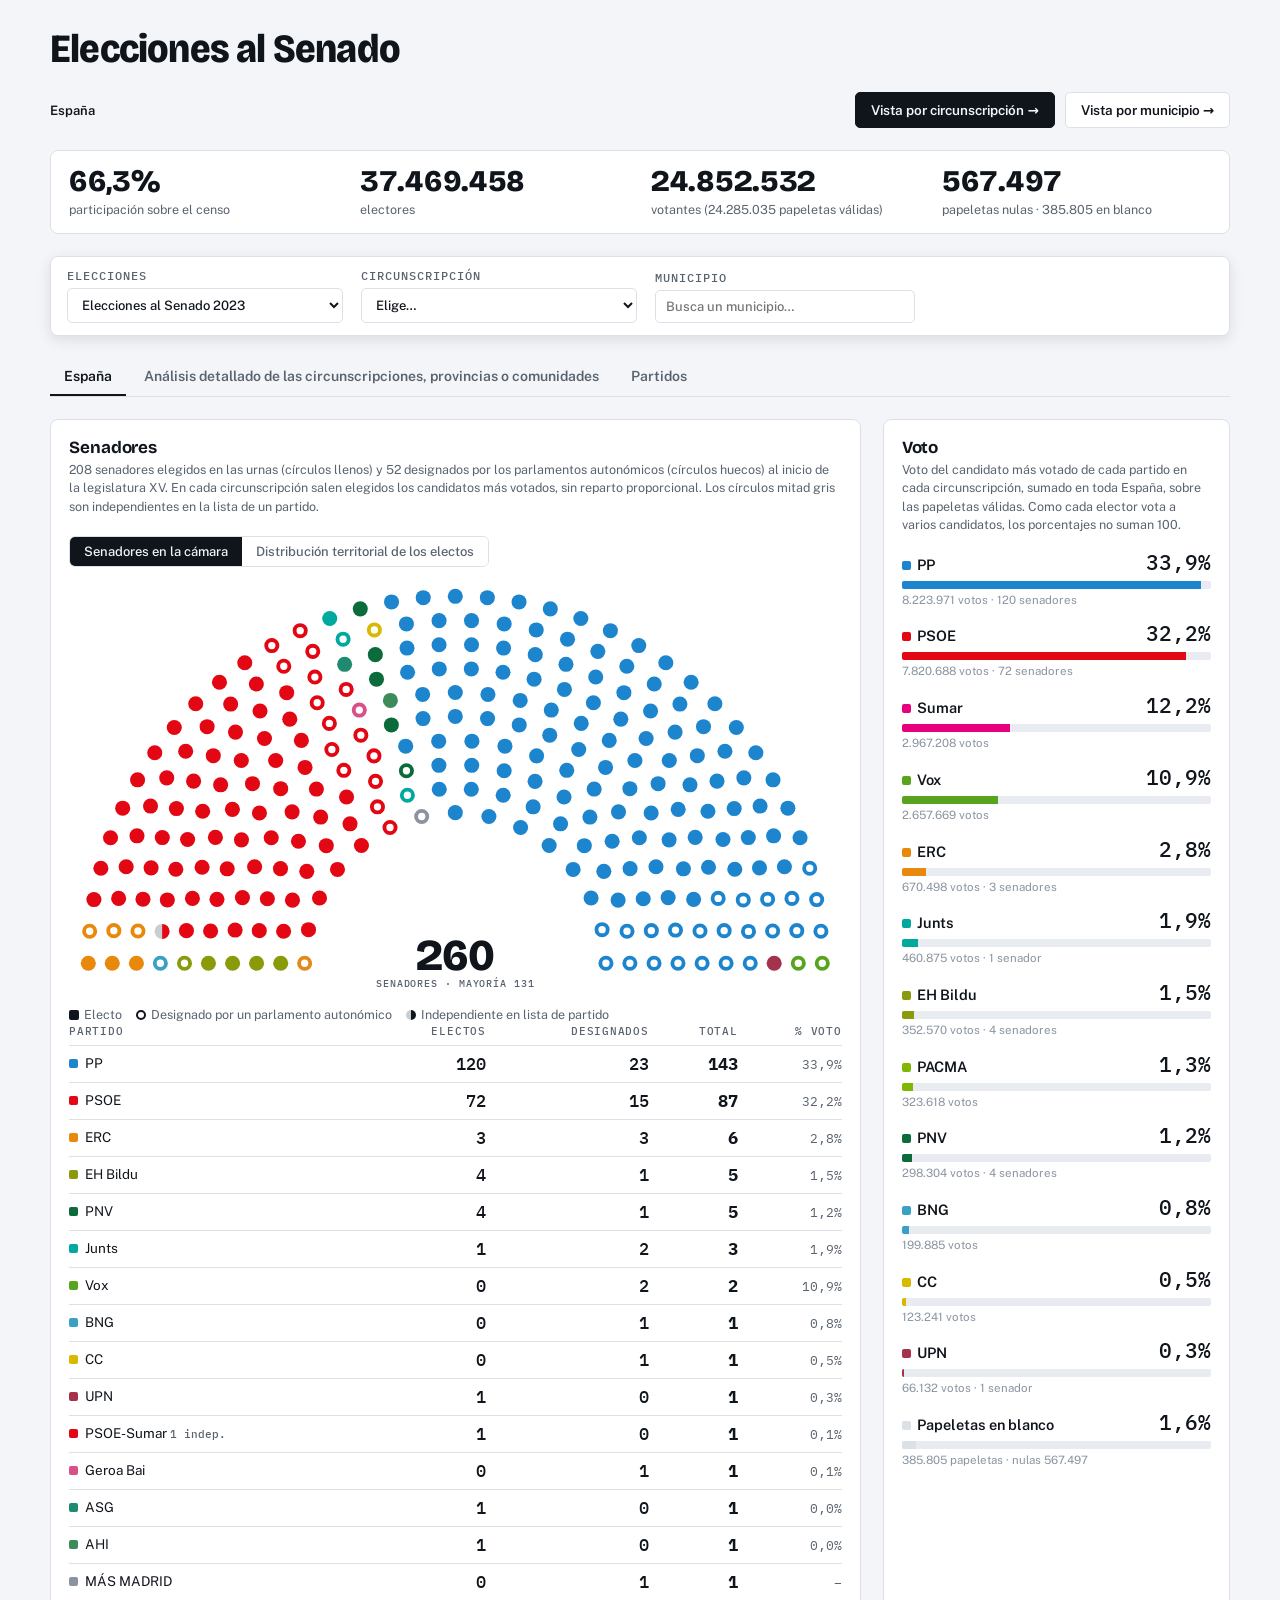
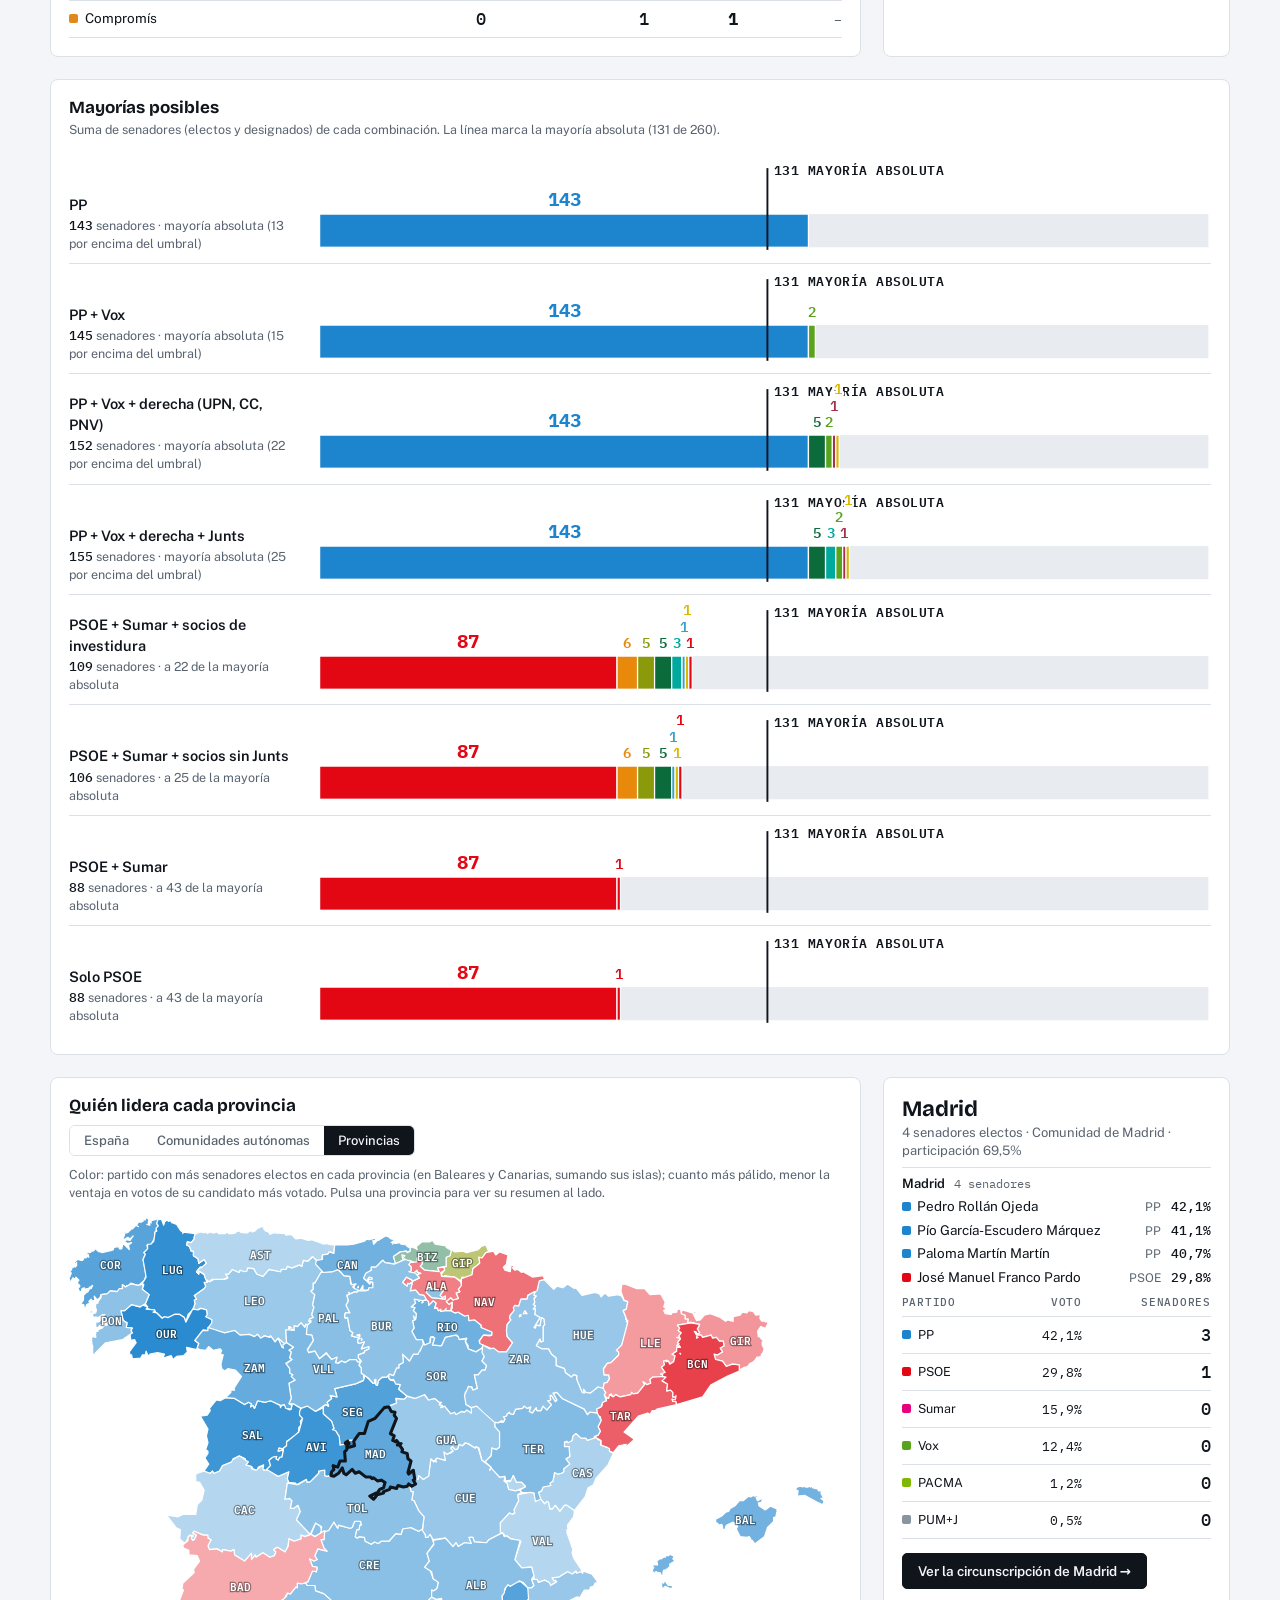
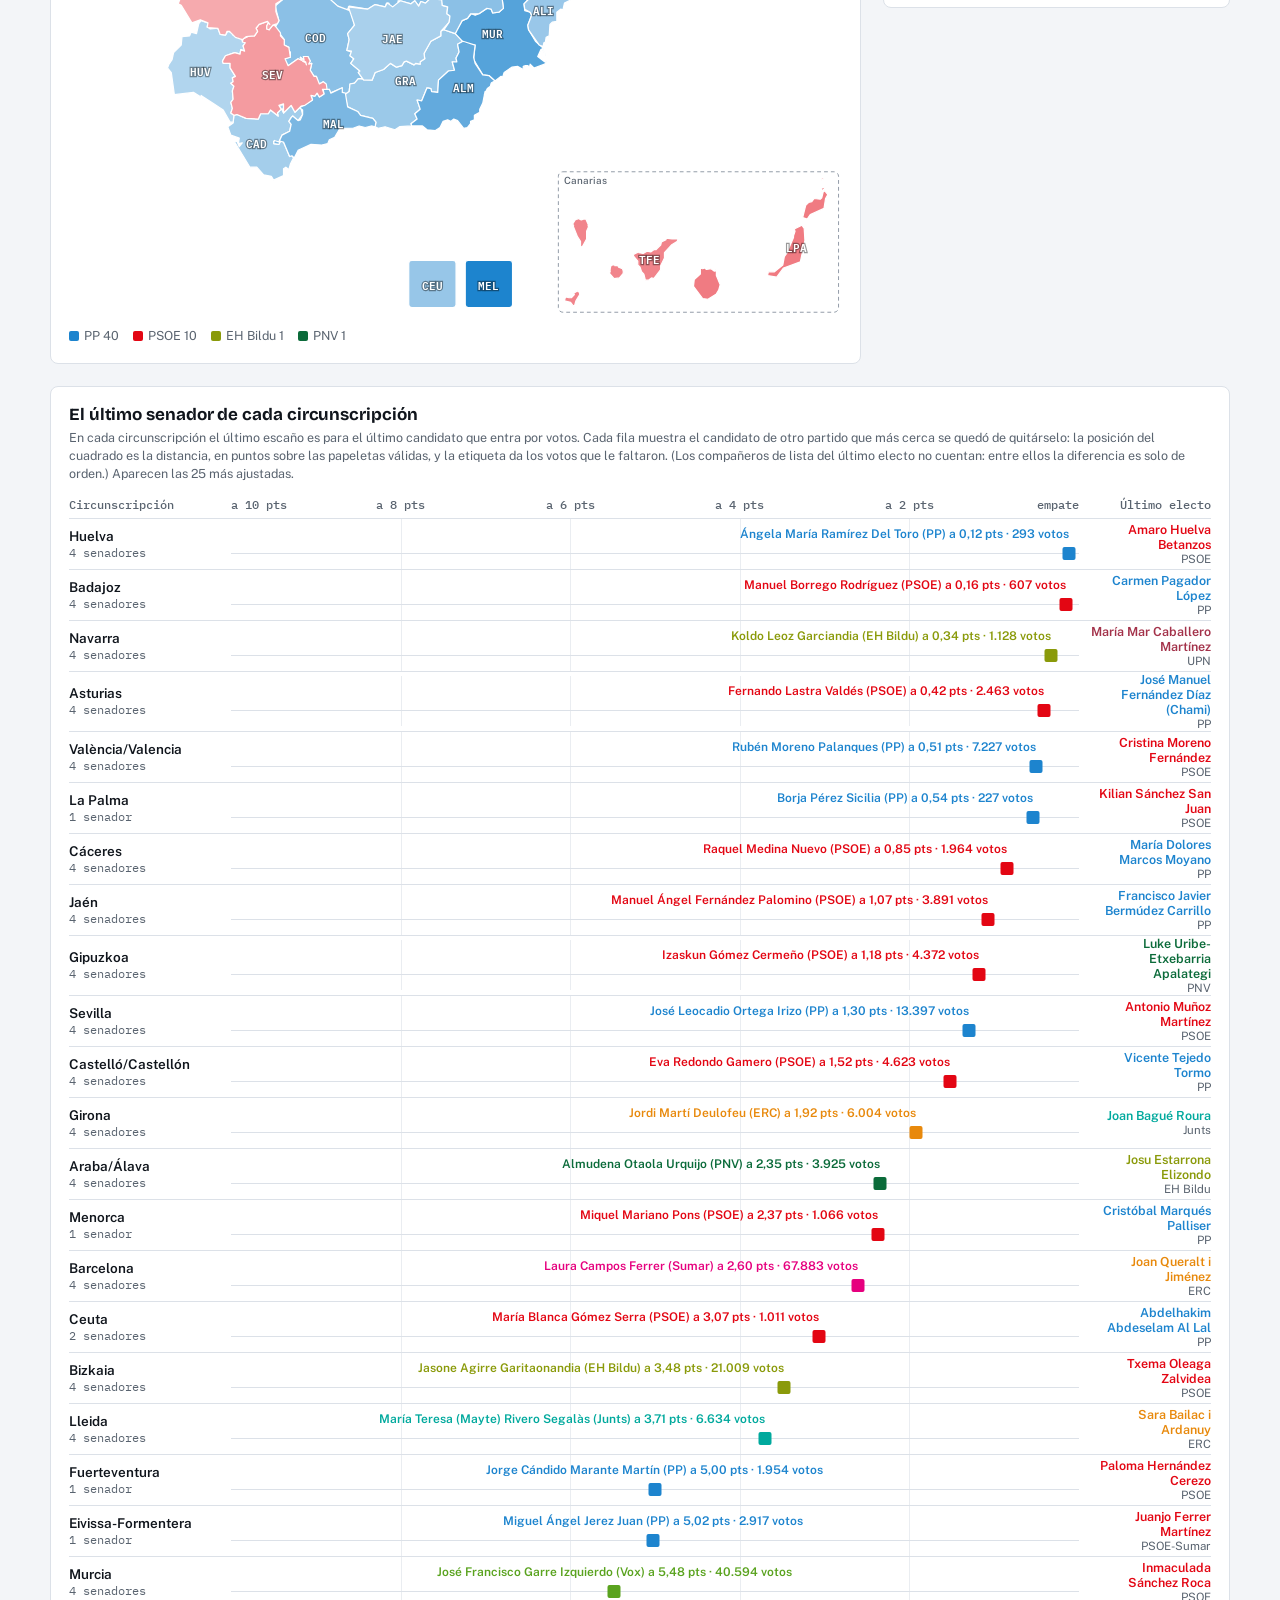
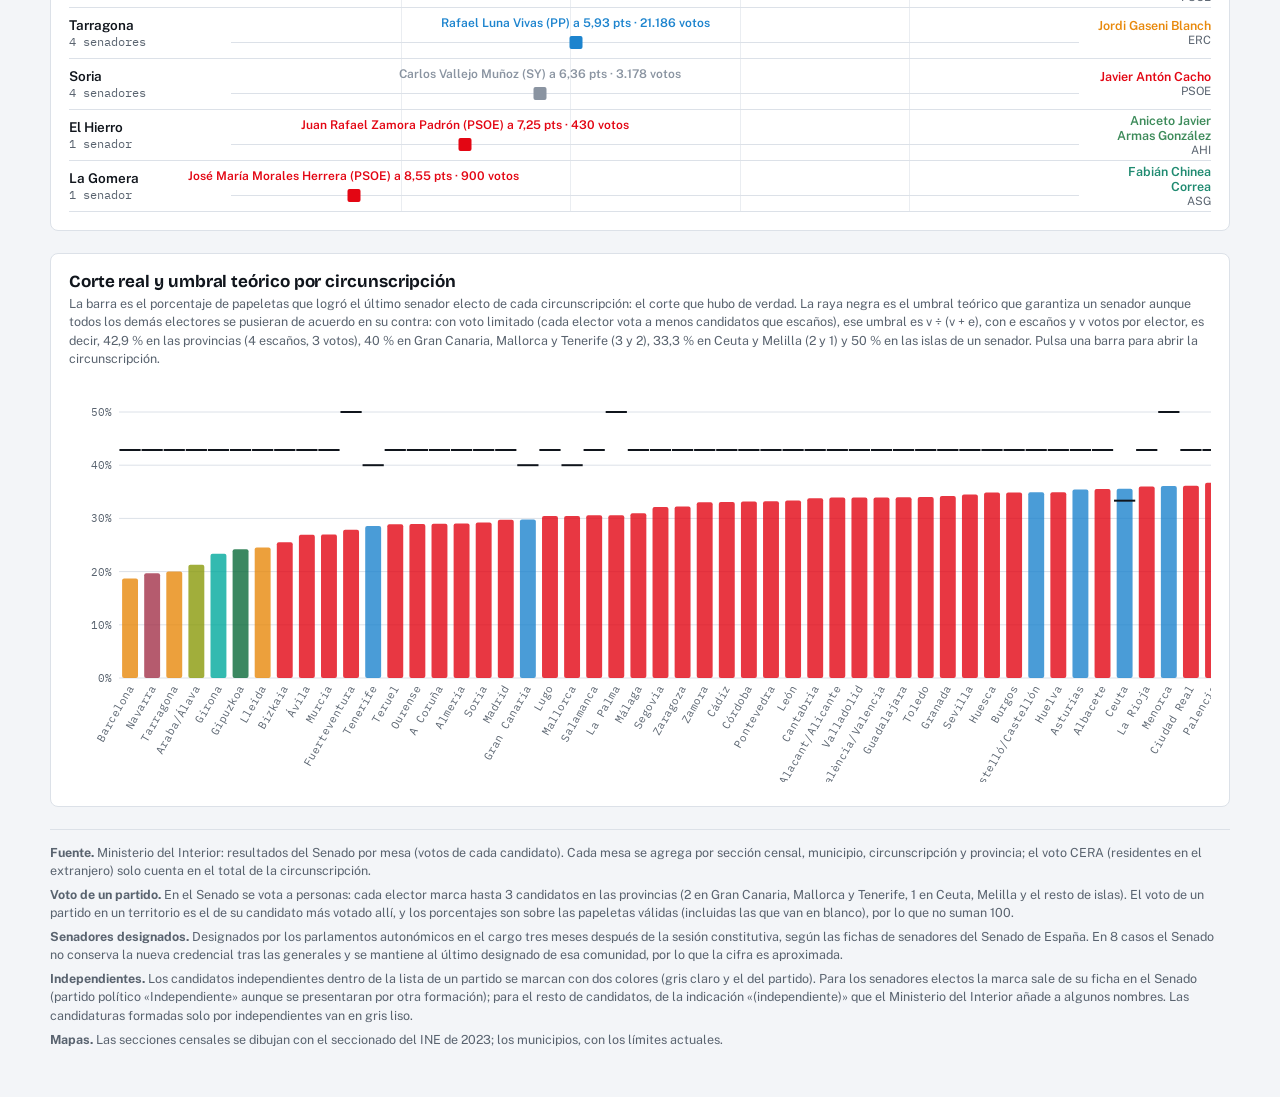
<file: index.html>
<!doctype html>
<html lang="es">
<head>
<meta charset="utf-8">
<meta name="viewport" content="width=device-width,initial-scale=1,viewport-fit=cover">
<meta name="description" content="Resultados de las elecciones al Senado de España por candidato, circunscripción, municipio y sección censal.">
<title>Elecciones al Senado</title>
<link rel="stylesheet" href="https://fonts.googleapis.com/css2?family=Bricolage+Grotesque:opsz,wght@12..96,600;12..96,800&family=Public+Sans:wght@400;500;600&family=IBM+Plex+Mono:wght@400;500&display=swap">
<link rel="stylesheet" href="css/style.css">
<link rel="stylesheet" href="css/senado.css">
</head>
<body>
<div class="wrap">
  <h1 class="sitetitle"><a href="index.html">Elecciones al Senado</a></h1>
  <div class="topbar">
    <nav class="crumbs" id="crumbs" aria-label="Migas de pan"><span class="cur">España</span></nav>
    <div class="navbtns">
      <a class="btnlk" id="bProv" href="provincia.html">Vista por circunscripción →</a>
      <a class="btnlk ghost" id="bMun" href="municipio.html">Vista por municipio →</a>
    </div>
  </div>
  <section class="card" id="part"><div class="kpis k4" id="partk"></div></section>
  <div id="bar"></div>
<nav class="tabs" role="tablist" aria-label="Secciones"><button type="button" role="tab" id="tab-esp" aria-controls="p-esp" aria-selected="true">España</button><button type="button" role="tab" id="tab-det" aria-controls="p-det" aria-selected="false" tabindex="-1">Análisis detallado de las circunscripciones, provincias o comunidades</button><button type="button" role="tab" id="tab-par" aria-controls="p-par" aria-selected="false" tabindex="-1">Partidos</button></nav>
  <div class="panel" id="p-esp" role="tabpanel" aria-labelledby="tab-esp">
  <div class="cols vt">
    <section class="card">
      <h2>Senadores</h2>
      <p class="note" id="sennote"></p>
      <div class="seg2" role="group" aria-label="Vista de senadores"><button type="button" id="bParl" aria-pressed="true">Senadores en la cámara</button><button type="button" id="bTerr" aria-pressed="false">Distribución territorial de los electos</button></div>
      <div id="vParl">
        <div class="hemi"><svg id="hemi" viewBox="0 0 400 214" role="img" aria-label="Hemiciclo del Senado"></svg><div class="mid"><div class="n" id="hemin">208</div><div class="lbl" id="hemil">senadores</div></div></div>
        <div class="leg" id="hleg"></div>
        <table class="tbl" id="tbl"><thead><tr><th>Partido</th><th>Electos</th><th>Designados</th><th>Total</th><th>% voto</th></tr></thead><tbody></tbody></table>
      </div>
      <div id="vTerr" hidden><p class="zoomrow"><button type="button" class="zoombtn" id="bZoom">⤢ Ampliar mapa</button></p><div class="emap"><svg id="emap" viewBox="0 0 536 337" role="img" aria-label="Mapa de la distribución territorial de senadores electos"></svg></div><div class="leg" id="eleg"></div><p class="note">Cada provincia se colorea con el partido de su candidato más votado; cuanto más oscuro el tono, mayor su porcentaje. Cada círculo es un senador electo (en Baleares y Canarias, la suma de sus islas). Pulsa una provincia para ver su detalle.</p></div>
    </section>
    <section class="card">
      <h2>Voto</h2>
      <p class="note">Voto del candidato más votado de cada partido en cada circunscripción, sumado en toda España, sobre las papeletas válidas. Como cada elector vota a varios candidatos, los porcentajes no suman 100.</p>
      <div class="rows" id="votes"></div>
    </section>
  </div>

  <section class="card">
    <h2>Mayorías posibles</h2>
    <p class="note" id="grnote"></p>
    <div id="groups"></div>
  </section>

  <div class="mapwrap bigmap">
    <section class="card">
      <h2 id="mapt">Quién lidera cada provincia</h2>
      <div class="seg2" role="group" aria-label="Nivel del mapa"><button type="button" data-lv="esp" aria-pressed="false">España</button><button type="button" data-lv="cc" aria-pressed="false">Comunidades autónomas</button><button type="button" data-lv="prov" aria-pressed="true">Provincias</button></div>
      <p class="note" id="mapn"></p>
      <div id="tiles"></div><div class="leg" id="mleg"></div>
    </section>
    <section class="card pd" id="pd"></section>
  </div>

  <section class="card">
    <h2>El último senador de cada circunscripción</h2>
    <p class="note">En cada circunscripción el último escaño es para el último candidato que entra por votos. Cada fila muestra el candidato de otro partido que más cerca se quedó de quitárselo: la posición del cuadrado es la distancia, en puntos sobre las papeletas válidas, y la etiqueta da los votos que le faltaron. (Los compañeros de lista del último electo no cuentan: entre ellos la diferencia es solo de orden.) Aparecen las 25 más ajustadas.</p>
    <div class="ls" id="disp"></div>
  </section>

  <section class="card">
    <h2>Corte real y umbral teórico por circunscripción</h2>
    <p class="note">La barra es el porcentaje de papeletas que logró el último senador electo de cada circunscripción: el corte que hubo de verdad. La raya negra es el umbral teórico que garantiza un senador aunque todos los demás electores se pusieran de acuerdo en su contra: con voto limitado (cada elector vota a menos candidatos que escaños), ese umbral es v ÷ (v + e), con e escaños y v votos por elector, es decir, 42,9 % en las provincias (4 escaños, 3 votos), 40 % en Gran Canaria, Mallorca y Tenerife (3 y 2), 33,3 % en Ceuta y Melilla (2 y 1) y 50 % en las islas de un senador. Pulsa una barra para abrir la circunscripción.</p>
    <div class="tw"><svg id="thr" role="img" aria-label="Corte real y umbral teórico por circunscripción"></svg></div>
  </section>

  </div>
  <div class="panel" id="p-det" role="tabpanel" aria-labelledby="tab-det" hidden>
  <section class="card" id="pbcard"></section>
  <section class="card">
    <h2 id="rtt">Resultados por circunscripción</h2>
    <div class="seg2" role="group" aria-label="Nivel de la tabla"><button type="button" data-rt="circ" aria-pressed="true">Circunscripciones</button><button type="button" data-rt="prov" aria-pressed="false">Provincias</button><button type="button" data-rt="cc" aria-pressed="false">Comunidades autónomas</button></div>
    <p class="note">Pulsa una fila para abrir su vista. Ordena con las cabeceras. En cada celda, el % del candidato más votado del partido y debajo sus votos y, si los hay, sus senadores electos.</p>
    <div class="tw tall"><table class="pt mt mun" id="rtab"></table></div>
  </section>
  </div>
  <div class="panel" id="p-par" role="tabpanel" aria-labelledby="tab-par" hidden></div>

  <div class="notes" id="notes"></div>
</div>
<div class="tt" id="tt"></div>
<div class="mbox" id="mbox" hidden role="dialog" aria-modal="true" aria-label="Mapa de senadores ampliado"><div class="mbar"><span>Distribución territorial de los senadores electos</span><button type="button" id="bZoomX" aria-label="Cerrar">✕ Cerrar</button></div><div class="mbody"><svg id="emapBig" viewBox="0 0 536 337"></svg></div></div>
<script src="js/lib.js" charset="utf-8"></script>
<script>
let MAP, CCM, sel = DEF_PROV, SELC = Q.get('cc') || DEF_CC, LV = Q.get('cc') ? 'cc' : 'prov', RT = 'circ', SORT = { k: 'censo', d: -1 }, PBS, PBM = 'circ', PTS, EM = null;
const TOT = () => G.nat.tot.reduce((a, b) => a + b, 0), MAJ = () => Math.floor(TOT() / 2) + 1;
function partic() {
  const n = G.nat, vt = n.vb + n.nu;
  $('#partk').innerHTML = `<div><b>${fmt(vt / n.censo)}</b><span>participación sobre el censo</span></div><div><b>${nf(n.censo)}</b><span>electores</span></div><div><b>${nf(vt)}</b><span>votantes (${nf(n.vb)} papeletas válidas)</span></div><div><b>${nf(n.nu)}</b><span>papeletas nulas · ${nf(n.bl)} en blanco</span></div>`;
}
function seatList() {
  const list = [], nm = {};
  G.circ.forEach(c => c.c.forEach(r => { if (r[3]) (nm[r[1]] = nm[r[1]] || []).push({ nm: r[0] + ' (' + c.n + ')', ind: !!r[4] }) }));
  const ps = G.parties.map((p, i) => i).filter(i => G.nat.tot[i] > 0).sort((a, b) => seatKey(G.parties[a].k) - seatKey(G.parties[b].k) || G.nat.tot[b] - G.nat.tot[a]);
  ps.forEach(i => { (nm[i] || []).sort((a, b) => a.ind - b.ind).forEach(x => list.push({ i, kind: 'E', ind: x.ind, nm: x.nm })); const dl = G.des ? G.des.list.filter(d => d[1] === i) : []; for (let k = 0; k < (G.nat.des[i] || 0); k++) { const d = dl[k] || []; list.push({ i, kind: 'D', nm: d[0] ? d[0] + (d[4] ? ' (grupo ' + d[4] + ')' : '') : '' }) } });
  return list;
}
function seatsView() {
  const tot = TOT(), el = G.nat.s, ds = tot - el;
  hemiSVG($('#hemi'), seatList());
  $('#hemin').textContent = tot; $('#hemil').textContent = ds ? `senadores · mayoría ${MAJ()}` : `senadores electos · mayoría ${MAJ()}`;
  $('#sennote').textContent = (ds ? `${el} senadores elegidos en las urnas (círculos llenos) y ${ds} ${G.year === 1977 ? 'designados por el Rey' : 'designados por los parlamentos autonómicos'} (${G.year === 1977 ? 'coronas, agrupados aparte' : 'círculos huecos'}) al inicio de la legislatura ${G.leg}. ` : `${el} senadores elegidos en las urnas; no hay datos de designados para esta legislatura. `) + 'En cada circunscripción salen elegidos los candidatos más votados, sin reparto proporcional. Los círculos mitad gris son independientes en la lista de un partido.';
  const anyInd = G.circ.some(c => c.c.some(r => r[3] && r[4]));
  const real = G.parties.findIndex(p => p.k === 'REAL'), nreal = real >= 0 ? G.nat.des[real] || 0 : 0;
  $('#hleg').innerHTML = (ds ? '<span><i style="background:var(--ink)"></i>Electo</span>' + (ds > nreal ? '<span><i style="background:transparent;border:2px solid var(--ink);border-radius:50%"></i>Designado por un parlamento autonómico</span>' : '') + (nreal ? `<span><svg width="13" height="11" viewBox="0 0 13 11" style="vertical-align:-1px;margin-right:5px"><path d="M.5,10.5V2.5L3.5,6L6.5,.5L9.5,6L12.5,2.5V10.5Z" fill="${pcol(real)}"/></svg>Designado por el Rey</span>` : '') : '') + (anyInd ? '<span><i style="background:linear-gradient(90deg,var(--c-INDX) 50%,var(--ink) 50%);border-radius:50%"></i>Independiente en lista de partido</span>' : '');
  const n = G.nat, ps = G.parties.map((p, i) => i).filter(i => n.tot[i] > 0).sort((a, b) => n.tot[b] - n.tot[a] || n.v[b] - n.v[a]);
  const nind = i => G.circ.reduce((a, c) => a + c.c.filter(r => r[1] === i && r[3] && r[4]).length, 0);
  $('#tbl thead').innerHTML = `<tr><th>Partido</th><th>Electos</th>${ds ? '<th>Designados</th><th>Total</th>' : ''}<th>% voto</th></tr>`;
  $('#tbl tbody').innerHTML = ps.map(i => { const ni = nind(i); return `<tr><td>${swatch(i)}${esc(G.parties[i].n)}${ni ? ` <small class="indn">${ni} indep.</small>` : ''}</td><td class="s">${n.el[i]}</td>${ds ? `<td class="s">${n.des[i] || 0}</td><td class="s"><b>${n.tot[i]}</b></td>` : ''}<td class="r">${n.v[i] ? fmt(n.v[i] / n.vb) : '–'}</td></tr>` }).join('');
}
function groupsDef() { const K = {}; G.parties.forEach((p, i) => K[p.k] = i); return G.groups.map(g => ({ id: g.id, label: g.label, idx: g.keys.map(k => K[k]).filter(i => i !== undefined) })) }
function groups() {
  const es = G.nat.tot, tot = TOT(), maj = MAJ(), VW = 700, X0 = 2, SC = (VW - 4) / tot, xs = n => X0 + n * SC;
  $('#grnote').textContent = `Suma de senadores (${G.nat.s < tot ? 'electos y designados' : 'electos'}) de cada combinación. La línea marca la mayoría absoluta (${maj} de ${tot}).`;
  const gs = groupsDef().map(g => ({ ...g, R: ['PP', 'UCD'].includes(G.parties[g.idx[0]]?.k), t: g.idx.reduce((a, i) => a + es[i], 0) })).filter(g => g.t > 0);
  const ordG = [...gs.filter(g => g.R).sort((a, b) => a.t - b.t), ...gs.filter(g => !g.R).sort((a, b) => b.t - a.t)];
  $('#groups').innerHTML = ordG.map(g => {
    const segs = g.idx.filter(i => es[i] > 0).map(i => ({ i, n: es[i] })).sort((a, b) => b.n - a.n), t = segs.reduce((a, s) => a + s.n, 0);
    let x = 0, rects = '', labels = ''; const rowEnd = [-1e9, -1e9];
    segs.forEach(sg => { const w = sg.n * SC, x1 = xs(x); rects += `<rect x="${x1.toFixed(1)}" y="40" width="${Math.max(w, 0.8).toFixed(1)}" height="26" fill="${pcol(sg.i)}" stroke="var(--surface)" stroke-width="1"><title>${esc(G.parties[sg.i].n)}: ${sg.n}</title></rect>`;
      const big = w >= 34, fs = big ? 15 : 11, tw = String(sg.n).length * fs * 0.62, cxm = x1 + w / 2; let r = 0;
      if (cxm - tw / 2 < rowEnd[0] + 2) r = 1; if (r === 1 && cxm - tw / 2 < rowEnd[1] + 2) r = 2;
      const y = r === 0 ? 34 : r === 1 ? 21 : 8; if (r < 2) rowEnd[r] = cxm + tw / 2;
      labels += `<text x="${cxm.toFixed(1)}" y="${y}" text-anchor="middle" font-size="${fs}" font-weight="${big ? 700 : 600}" fill="${pcol(sg.i)}" stroke="var(--surface)" stroke-width="3.5" paint-order="stroke" stroke-linejoin="round">${sg.n}</text>`; x += sg.n });
    const mx = xs(maj), mark = `<line x1="${mx}" x2="${mx}" y1="4" y2="68" stroke="var(--ink)" stroke-width="1.5"/><text x="${mx + 5}" y="9" font-size="10.5" font-weight="600" fill="var(--ink)" letter-spacing=".04em">${maj} MAYORÍA ABSOLUTA</text>`;
    return `<div class="grow"><div><div class="gt">${esc(g.label)}</div><div class="gs"><b>${t}</b> senadores · ${t >= maj ? `mayoría absoluta (${t - maj + 1} por encima del umbral)` : `a ${maj - t} de la mayoría absoluta`}</div></div>
    <svg class="gsvg" viewBox="0 0 ${VW} 70" role="img" aria-label="${esc(g.label)}: ${t} senadores"><rect x="${X0}" y="40" width="${(tot * SC).toFixed(1)}" height="26" fill="var(--track)"/>${rects}${mark}${labels}</svg></div>`;
  }).join('') || '<p class="note">Sin combinaciones definidas para esta elección.</p>';
}
/* ---- distribución territorial (mapa de escaños de la web del Congreso) ---- */
const MPAL = { PP: '#1ca5ee', PSOE: '#f11828', VOX: '#73cc33', SUMAR: '#ef4b91', ERC: '#ffb232', JUNTS: '#00c7ae', BILDU: '#00ac8e', PNV: '#4aae4a', BNG: '#adcfef', CC: '#ffd700', UPN: '#00599b', UCD: '#2faa6a', ENTESA: '#c8505d', CIU: '#2a52be' };
const mcol = i => MPAL[G.parties[i].k] || G.parties[i].c;
function mix(h, t, f) { const n = [1, 3, 5].map(k => parseInt(h.substr(k, 2), 16)); return '#' + n.map(v => Math.round(v + (t - v) * f).toString(16).padStart(2, '0')).join('') }
function mshade(i, tier) { const b = mcol(i); return tier < 3 ? mix(b, 255, [.65, .43, .22][tier]) : tier > 3 ? mix(b, 0, [.19, .39, .59][tier - 4]) : b }
function lum(h) { const n = [1, 3, 5].map(k => parseInt(h.substr(k, 2), 16) / 255).map(v => v <= .03928 ? v / 12.92 : Math.pow((v + .055) / 1.055, 2.4)); return .2126 * n[0] + .7152 * n[1] + .0722 * n[2] }
function arcP(cx, cy, r1, r2, a0, a1) {
  if (a1 - a0 >= 2 * Math.PI - 1e-6) a1 = a0 + 2 * Math.PI - 1e-4;
  const P = (r, a) => [cx + r * Math.cos(a), cy + r * Math.sin(a)], big = a1 - a0 > Math.PI ? 1 : 0, [x1, y1] = P(r2, a0), [x2, y2] = P(r2, a1), [x3, y3] = P(r1, a1), [x4, y4] = P(r1, a0), f = v => v.toFixed(2);
  return r1 > 0 ? `M${f(x1)},${f(y1)}A${r2},${r2} 0 ${big} 1 ${f(x2)},${f(y2)}L${f(x3)},${f(y3)}A${r1},${r1} 0 ${big} 0 ${f(x4)},${f(y4)}Z` : `M${cx},${cy}L${f(x1)},${f(y1)}A${r2},${r2} 0 ${big} 1 ${f(x2)},${f(y2)}Z`
}
function terrView() {
  if (!EM) return;
  const T = EM, f1 = v => (+v).toFixed(2), COLS = n => n <= 4 ? Math.min(n, 2) : n <= 6 ? 3 : 4, SP = 6.45;
  let fills = '', circ = '', labs = '';
  G.prov.forEach(p => {
    const t = T.prov[p.id]; if (!t) return;
    let w = -1; p.v.forEach((v, i) => { if (v > 0 && (w < 0 || v > p.v[w])) w = i });
    const tier = w < 0 ? 0 : Math.min(6, Math.max(0, Math.floor(p.v[w] / p.vb * 100 / 6) - 3));
    const fc = w < 0 ? '#cccccc' : mshade(w, tier), tr = t.can ? ` transform="translate(${T.can[0]},${T.can[1]})"` : '';
    const list = []; p.cl.forEach(c => c.c.forEach(r => { if (r[3]) list.push(r) })); list.sort((a, b) => seatKey(G.parties[a[1]].k) - seatKey(G.parties[b[1]].k));
    const tip = `${p.n} · ${p.s} ${senW(p.s)}${w >= 0 ? ' · más votado: ' + G.parties[w].n + ' (' + fmt(p.v[w] / p.vb) + ')' : ''} · ${list.map(r => r[0] + ' (' + G.parties[r[1]].n + ')').join(', ')}`;
    fills += `<path class="ep" data-id="${p.id}" d="${t.d}"${tr} fill="${fc}"><title>${esc(tip)}</title></path>`;
    const n = list.length, cols = COLS(n), rows = Math.ceil(n / cols); let c = '', q = 0;
    for (let r = 0; r < rows; r++) { const cnt = r < rows - 1 ? cols : n - cols * (rows - 1);
      for (let j = 0; j < cnt; j++) { const x = f1(t.a[0] + (j - (cnt - 1) / 2) * SP), y = f1(t.a[1] + r * SP), rr = list[q]; c += rr[4] ? `<path d="M${x},${+y - 2.77}A2.77,2.77 0 0 0 ${x},${+y + 2.77}Z" fill="#c9ced4"/><path d="M${x},${+y - 2.77}A2.77,2.77 0 0 1 ${x},${+y + 2.77}Z" fill="${mshade(rr[1], 3)}"/>` : `<circle cx="${x}" cy="${y}" r="2.77" fill="${mshade(rr[1], 3)}"/>`; q++ } }
    circ += `<g${tr} pointer-events="none">${c}</g>`;
    if (t.l) labs += `<text${tr} x="${t.l[0]}" y="${t.l[1]}" fill="${tier === 6 || lum(fc) < .1 ? '#fff' : '#000'}">${t.lt ? t.lt.map((x, k) => `<tspan x="${t.l[0]}" dy="${k ? 4.667 : 0}">${esc(x)}</tspan>`).join('') : esc(t.n)}</text>`;
  });
  const lines = T.lines.map(l => `<line x1="${l[0]}" y1="${l[1]}" x2="${l[2]}" y2="${l[3]}"/>`).join('');
  const pc = T.pie.c, vs = G.nat.v, tv = vs.reduce((a, b) => a + b, 0), es = G.nat.el, te = es.reduce((a, b) => a + b, 0);
  let minor = 0, sl = [], a = Math.PI / 2; vs.map((x, i) => i).filter(i => vs[i] > 0).sort((x, y) => vs[y] - vs[x]).forEach(i => { if (vs[i] / tv >= 0.006 || G.parties[i].k in MPAL) sl.push(i); else minor += vs[i] });
  let pie = '', ring = '';
  sl.forEach(i => { const b = a + vs[i] / tv * 2 * Math.PI; pie += `<path d="${arcP(pc[0], pc[1], 0, T.pie.r, a, b)}" fill="${mcol(i)}"><title>${esc(G.parties[i].n)}: ${fmt(vs[i] / G.nat.vb)} de las papeletas</title></path>`; a = b });
  if (minor > 0) { const b = a + minor / tv * 2 * Math.PI; pie += `<path d="${arcP(pc[0], pc[1], 0, T.pie.r, a, b)}" fill="#808080"><title>Otros</title></path>` }
  a = Math.PI / 2; G.parties.map((x, i) => i).filter(i => es[i] > 0).sort((x, y) => es[y] - es[x]).forEach(i => { const b = a + es[i] / te * 2 * Math.PI; ring += `<path d="${arcP(pc[0], pc[1], T.pie.r, T.pie.r2, a, b)}" fill="${mcol(i)}"><title>${esc(G.parties[i].n)}: ${es[i]} electos</title></path>`; a = b });
  const svgH = `<g class="efills">${fills}</g>${circ}<g class="elab">${labs}</g><g class="elin">${lines}</g><text class="east" x="${T.ast[0]}" y="${T.ast[1]}">*</text><g>${ring}${pie}<circle cx="${pc[0]}" cy="${pc[1]}" r="${T.pie.r}" fill="none" stroke="#fff" stroke-width=".94"/></g><text class="evot" x="${T.vot[0]}" y="${T.vot[1]}">Votos</text>`;
  ['#emap', '#emapBig'].forEach(q => { $(q).innerHTML = svgH; $(q).querySelectorAll('.ep').forEach(p => p.onclick = () => nav(hProv(p.dataset.id))) });
  $('#eleg').innerHTML = G.parties.map((x, i) => i).filter(i => es[i] > 0).sort((x, y) => es[y] - es[x]).map(i => `<span><i style="background:${mcol(i)}"></i>${esc(G.parties[i].n)} ${es[i]}</span>`).join('');
}
function terrToggle(on) {
  $('#vParl').hidden = on; document.querySelector('.cols').classList.toggle('one', on); $('#vTerr').hidden = !on; $('#bParl').setAttribute('aria-pressed', !on); $('#bTerr').setAttribute('aria-pressed', on);
  if (on && !EM) jget('mapas/escanos.json').then(t => { EM = t; terrView() }).catch(() => { $('#eleg').textContent = 'No se pudo cargar el mapa.' });
}
/* ---- mapa de quién lidera ---- */
const unitOf = (lv, id) => lv === 'cc' ? G.ccx(id) : lv === 'prov' ? G.prov[G.pi[id]] : { v: G.nat.v, bl: G.nat.bl, nu: G.nat.nu, vb: G.nat.vb, es: G.nat.el, censo: G.nat.censo, s: G.nat.s, n: 'España' };
function tiles() {
  document.querySelectorAll('[data-lv]').forEach(b => b.setAttribute('aria-pressed', b.dataset.lv === LV));
  $('#mapt').textContent = { esp: 'Quién lidera España', cc: 'Quién lidera cada comunidad autónoma', prov: 'Quién lidera cada provincia' }[LV];
  $('#mapn').textContent = LV === 'esp' ? 'Color: partido con más senadores electos; el tono refleja la ventaja de su candidato más votado sobre el del segundo partido.' : `Color: partido con más senadores electos en ${LV === 'cc' ? 'cada comunidad' : 'cada provincia (en Baleares y Canarias, sumando sus islas)'}; cuanto más pálido, menor la ventaja en votos de su candidato más votado. Pulsa ${LV === 'cc' ? 'una comunidad' : 'una provincia'} para ver su resumen al lado.`;
  const selId = LV === 'cc' ? SELC : LV === 'prov' ? sel : 'ES';
  drawNatMap('#tiles', MAP, CCM, { mode: LV, sel: selId, pick: id => { if (LV === 'esp') return; if (LV === 'cc') { if (SELC === id) return; SELC = id } else { if (sel === id) return; sel = id } tiles(); detail() },
    style: id => { const u = unitOf(LV, id), w = winOf(u.v, u.bl, u.vb), b = swin(u); return b < 0 ? 'fill:var(--track)' : shade(b, w ? w.m : 0, 0.22) },
    title: id => { const u = unitOf(LV, id), b = swin(u); return `${u.n} · ${b < 0 ? 'sin datos' : G.parties[b].n + ' (' + u.es[b] + ' de ' + u.s + ' senadores)'}` } });
  const ids = LV === 'cc' ? G.cc.map(c => c.id) : LV === 'prov' ? G.prov.map(p => p.id) : ['ES'], cnt = {};
  ids.forEach(id => { const b = swin(unitOf(LV, id)); if (b >= 0) cnt[b] = (cnt[b] || 0) + 1 });
  $('#mleg').innerHTML = Object.keys(cnt).sort((a, b) => cnt[b] - cnt[a]).map(i => `<span><i style="background:${pcol(i)}"></i>${esc(G.parties[i].n)}${LV === 'esp' ? '' : ' ' + cnt[i]}</span>`).join('');
}
function electedList(circs) {
  return circs.map(c => `<div class="elc"><div class="elh">${esc(c.n)} <small>${c.s} ${senW(c.s)}</small></div>${circA(c).E.map(x => `<div class="elr">${candLabel(x.r)}<span class="pt2">${esc(G.parties[x.i].n)}${x.ind ? ' · indep.' : ''}</span><span class="d">${fmt(x.sh)}</span></div>`).join('')}</div>`).join('');
}
function detail() {
  $('#bProv').href = hProv(sel);
  if (LV !== 'prov') return sideUnit();
  const p = G.prov[G.pi[sel]], ps = p.v.map((x, i) => i).filter(i => p.v[i] > 0).sort((a, b) => p.es[b] - p.es[a] || p.v[b] - p.v[a]).slice(0, 6);
  $('#pd').innerHTML = `<h3>${esc(p.n)}</h3><div class="meta">${p.s} ${senW(p.s)} electos${p.circs.length > 1 ? ' en ' + p.circs.length + ' islas' : ''} · ${esc(ccName(p.cc))} · participación ${fmt((p.vb + p.nu) / p.censo)}</div>
  ${electedList(p.cl)}
  <table class="tbl"><thead><tr><th>Partido</th><th>Voto</th><th>Senadores</th></tr></thead><tbody>${ps.map(i => `<tr><td>${swatch(i)}${esc(G.parties[i].n)}</td><td class="d" style="color:var(--ink)">${p.circs.length > 1 ? '–' : fmt(p.v[i] / p.vb)}</td><td class="s">${p.es[i]}</td></tr>`).join('')}</tbody></table>
  <p style="margin:14px 0 0" class="navbtns">${p.circs.length > 1 ? p.cl.map(c => `<a class="btnlk ghost" href="${hCirc(c.id)}">${esc(c.n)} →</a>`).join('') : `<a class="btnlk" href="${hProv(sel)}">Ver la circunscripción de ${esc(p.n)} →</a>`}</p>`;
}
function sideUnit() {
  const id = LV === 'cc' ? SELC : 'ES', u = unitOf(LV, id), nr = shares(G.nat.v, G.nat.bl, G.nat.vb).row;
  const idx = u.v.map((x, i) => i).filter(i => u.es[i] > 0 || u.v[i] / u.vb >= 0.02).sort((a, b) => u.es[b] - u.es[a] || u.v[b] - u.v[a]).slice(0, 9);
  const circs = LV === 'cc' ? G.circ.filter(c => c.cc === id) : [];
  $('#pd').innerHTML = `<h3>${esc(u.n)}</h3><div class="meta">${u.s} senadores electos · participación ${fmt((u.vb + u.nu) / u.censo)}</div>
  <table class="tbl"><thead><tr><th>Partido</th><th>Voto</th><th>Senadores</th>${LV === 'esp' ? '' : '<th>Dif.</th>'}</tr></thead><tbody>${idx.map(i => { const r = u.v[i] / u.vb, d = r - nr[i];
    return `<tr><td>${swatch(i)}${esc(G.parties[i].n)}</td><td class="d" style="color:var(--ink)">${fmt(r)}</td><td class="s">${u.es[i]}</td>${LV === 'esp' ? '' : `<td class="d"><span class="${d >= 0 ? 'gd' : 'bd'}">${pts(d) || '0,0'}</span></td>`}</tr>` }).join('')}</tbody></table>
  ${circs.length ? electedList(circs) : '<p class="note" style="margin:10px 0 0">Elige «Comunidades autónomas» o «Provincias» para ver quién lidera cada territorio.</p>'}
  ${LV === 'cc' ? `<p class="note" style="margin:10px 0 0">Voto: suma de los candidatos más votados de cada partido en las circunscripciones de la comunidad. «Dif.»: diferencia en puntos con toda España.</p>` : ''}`;
}
/* ---- último senador ---- */
function lastSeats() {
  const L = G.circ.map(c => ({ c, a: circA(c) })).filter(x => x.a.last && x.a.rival).map(x => ({ ...x, g: (x.a.last.v - x.a.rival.v) / x.c.vb * 100 }));
  L.sort((x, y) => x.g - y.g); const top = L.filter(x => isFinite(x.g)).slice(0, 25); if (!top.length) { $('#disp').innerHTML = '<p class="note">Sin datos.</p>'; return }
  const MAXG = Math.max(2, Math.ceil(Math.max(...top.map(x => x.g)) / 2) * 2);
  const fm = x => x.toFixed(2).replace('.', ','), xx = g => (1 - Math.min(g, MAXG) / MAXG) * 100, step = MAXG <= 4 ? 1 : MAXG <= 10 ? 2 : 5;
  const tv = []; for (let v = MAXG; v >= 0; v -= step) tv.push(v);
  let h = `<div class="ax"><span>Circunscripción</span><div class="tk">${tv.map((v, k) => `<span class="${k % 2 ? 'o' : ''}" style="left:${(1 - v / MAXG) * 100}%">${v === 0 ? 'empate' : 'a ' + v + ' pts'}</span>`).join('')}</div><span class="hh">Último electo</span></div>`;
  top.forEach(d => {
    const f = d.a.rival, l = d.a.last, pos = xx(d.g), al = pos > 60 ? `right:${100 - pos}%;text-align:right` : `left:${pos}%;transform:translateX(-50%)`;
    h += `<button type="button" class="row" data-id="${d.c.id}"><span class="nm"><b>${esc(d.c.n)}</b><small>${d.c.s} ${senW(d.c.s)}</small></span><span class="tr">${tv.slice(1, -1).map(v => `<span class="g" style="left:${xx(v)}%"></span>`).join('')}<span class="sq" style="left:${pos}%;background:${f.ind ? `linear-gradient(90deg,var(--c-INDX) 50%,${pcol(f.i)} 50%)` : pcol(f.i)}" title="${esc(f.nm)} (${esc(G.parties[f.i].n)})"></span><span class="lb" style="color:${pcol(f.i)};${al}">${esc(f.nm)} (${esc(G.parties[f.i].n)}) a ${fm(d.g)} pts · ${nf(l.v - f.v)} votos</span></span><span class="hd" style="color:${pcol(l.i)}">${esc(l.nm)}<small>${esc(G.parties[l.i].n)}</small></span></button>`;
  });
  $('#disp').innerHTML = h; $('#disp').querySelectorAll('.row').forEach(b => b.onclick = () => nav(hCirc(b.dataset.id)));
}
/* ---- corte real y umbral teórico ---- */
function thrChart() {
  const svg = $('#thr'), L = G.circ.map(c => { const a = circA(c); return { c, cut: a.last ? a.last.sh : 0, th: guarantee(c.s, c.vmax || vEl(c.s), 1), a } }).filter(x => x.a.last);
  L.sort((a, b) => a.cut - b.cut);
  const n = L.length, W = Math.max(900, n * 22 + 66), H = 400, m = { l: 50, r: 10, t: 30, b: 104 }, top = Math.min(1, Math.ceil(Math.max(...L.map(x => Math.max(x.cut, x.th))) * 10) / 10), Y = v => H - m.b - v / top * (H - m.t - m.b), bw = (W - m.l - m.r) / n;
  svg.setAttribute('viewBox', `0 0 ${W} ${H}`); svg.style.minWidth = W + 'px'; svg.style.width = '100%';
  let s = ''; for (let v = 0; v <= top + 1e-9; v += 0.1) s += `<line x1="${m.l}" x2="${W - m.r}" y1="${Y(v)}" y2="${Y(v)}" stroke="var(--rule)"/><text x="${m.l - 7}" y="${Y(v) + 4}" text-anchor="end" font-size="11" fill="var(--muted)">${Math.round(v * 100)}%</text>`;
  L.forEach((x, i) => {
    const cx = m.l + bw * (i + .5), l = x.a.last;
    s += `<g data-id="${x.c.id}" class="thrb" tabindex="0" role="button" aria-label="${esc(x.c.n)}: corte ${fmt(x.cut)}, umbral teórico ${fmt(x.th)}"><title>${esc(x.c.n)} · ${x.c.s} ${senW(x.c.s)} · último electo: ${esc(l.nm)} (${esc(G.parties[l.i].n)}) con ${fmt(x.cut)} · umbral teórico ${fmt(x.th)}</title>
      <rect x="${cx - bw * .36}" y="${Y(x.cut)}" width="${bw * .72}" height="${Y(0) - Y(x.cut)}" rx="2" fill="${pcol(l.i)}" fill-opacity=".8"/>
      <line x1="${cx - bw * .48}" x2="${cx + bw * .48}" y1="${Y(x.th)}" y2="${Y(x.th)}" stroke="var(--ink)" stroke-width="2"/>
      <rect x="${cx - bw / 2}" y="${m.t}" width="${bw}" height="${H - m.t}" fill="transparent"/>
      <text transform="translate(${cx + 4},${H - m.b + 10}) rotate(-60)" text-anchor="end" font-size="11" fill="var(--muted)">${esc(x.c.n.replace('Santa Cruz de Tenerife', 'S.C. Tenerife'))}</text></g>`;
  });
  svg.innerHTML = s;
  svg.querySelectorAll('.thrb').forEach(g => { const go = () => nav(hCirc(g.dataset.id)); g.onclick = go; g.onkeydown = e => { if (e.key === 'Enter' || e.key === ' ') { e.preventDefault(); go() } } });
}
/* ---- análisis detallado ---- */
const PS = () => G.parties.map((p, i) => i).filter(i => G.nat.v[i] > 0 && (G.nat.v[i] / G.nat.vb >= 0.01 || G.nat.el[i] > 0)).sort((a, b) => G.nat.el[b] - G.nat.el[a] || G.nat.v[b] - G.nat.v[a]);
const unitsOf = lv => lv === 'circ' ? G.circ.map(c => ({ id: c.id, n: c.n, u: c, link: hCirc(c.id), sub: c.isl ? c.pn : '' })) : lv === 'prov' ? G.prov.map(p => ({ id: p.id, n: p.n, u: p, link: hProv(p.id), sub: ccName(p.cc) })) : G.cc.map(c => ({ id: c.id, n: c.n, u: c, link: null, sub: '' }));
function rtable() {
  document.querySelectorAll('[data-rt]').forEach(b => b.setAttribute('aria-pressed', b.dataset.rt === RT));
  $('#rtt').textContent = { circ: 'Resultados por circunscripción', prov: 'Resultados por provincia', cc: 'Resultados por comunidad autónoma' }[RT];
  const ps = PS().slice(0, 14);
  const rows = unitsOf(RT).map(x => { const u = x.u, w = winOf(u.v, u.bl, u.vb), b = swin(u), o = { x, u, id: x.id, name: x.n, sub: x.sub, censo: u.censo, esc: u.s, part: u.censo ? (u.vb + u.nu) / u.censo : 0, ganador: b >= 0 ? G.parties[b].n : '', lead: b, sh: w ? w.sh : 0, margen: w ? w.m : 0, pbl: u.vb ? u.bl / u.vb : 0 };
    ps.forEach(i => o['p' + i] = u.vb ? u.v[i] / u.vb : 0); return o });
  const k = SORT.k in rows[0] ? SORT.k : 'censo'; rows.sort((a, b) => (typeof a[k] === 'string' ? a[k].localeCompare(b[k], 'es') : a[k] - b[k]) * SORT.d);
  const th = (key, lab, cls = '') => `<th data-s="${key}" ${SORT.k === key ? `aria-sort="${SORT.d > 0 ? 'ascending' : 'descending'}"` : ''} class="${cls}">${lab}</th>`;
  const cell = (sh, v, e) => `<td class="num pc">${fmt(sh)}<small>${nf(v)}${e ? ' · ' + e + ' sen.' : ''}</small></td>`;
  $('#rtab').innerHTML = `<thead><tr>${th('name', { circ: 'Circunscripción', prov: 'Provincia', cc: 'Comunidad' }[RT], 'stk')}${RT !== 'cc' ? th('sub', RT === 'circ' ? 'Provincia' : 'Comunidad') : ''}${th('censo', 'Electores')}${th('esc', 'Senadores')}${th('part', 'Particip.')}${th('ganador', 'Más senadores')}${ps.map(i => th('p' + i, `<span class="wn">${swatch(i)}${esc(G.parties[i].n)}</span>`)).join('')}${th('pbl', 'En blanco')}</tr></thead><tbody>${rows.map(r => `<tr class="rw" data-l="${r.x.link || ''}"><td class="stk">${esc(r.name)}</td>${RT !== 'cc' ? `<td>${esc(r.sub)}</td>` : ''}<td class="num">${nf(r.censo)}</td><td class="num">${r.esc}</td><td class="num">${fmt(r.part)}</td><td>${r.lead >= 0 ? `<span class="wn">${swatch(r.lead)}${esc(r.ganador)}</span>` : '–'}</td>${ps.map(i => cell(r['p' + i], r.u.v[i], r.u.es[i])).join('')}${cell(r.pbl, r.u.bl)}</tr>`).join('')}</tbody>`;
  $('#rtab').querySelectorAll('th[data-s]').forEach(t => t.onclick = () => { const kk = t.dataset.s; SORT = { k: kk, d: SORT.k === kk ? -SORT.d : (['name', 'ganador', 'sub'].includes(kk) ? 1 : -1) }; rtable() });
  $('#rtab').querySelectorAll('tr.rw').forEach(t => { if (t.dataset.l) t.onclick = () => nav(t.dataset.l) });
}
function pblock() {
  const ps = PS(); PBS = PBS || { party: ps[0], ord: 'pct_desc' };
  const units = unitsOf(PBM).map(x => ({ key: x.id, link: x.link, name: x.n, censo: x.u.censo, part: x.u.censo ? (x.u.vb + x.u.nu) / x.u.censo : 0, v: x.u.v, bl: x.u.bl, nu: x.u.nu, vb: x.u.vb, es: x.u.es }));
  partyBlock($('#pbcard'), { state: PBS, ps, units, parent: { v: G.nat.v, bl: G.nat.bl, vb: G.nat.vb }, parentName: 'en España',
    modes: [{ id: 'circ', label: 'Por circunscripción' }, { id: 'prov', label: 'Por provincia' }, { id: 'cc', label: 'Por comunidad autónoma' }], mode: PBM, onMode: x => { PBM = x; pblock() },
    unitName: { circ: 'Circunscripción', prov: 'Provincia', cc: 'Comunidad' }[PBM], unitsPl: { circ: 'circunscripciones', prov: 'provincias', cc: 'comunidades' }[PBM],
    note: 'El número junto al nombre es su número de senadores electos. Elige un partido, el nivel y cómo ordenar: la tabla muestra los diez primeros, con el voto de su candidato más votado y sus senadores.',
    chipSub: j => nf(G.nat.el[j]) + ' sen.', onRow: id => { const u = units.find(x => x.key === id); if (u && u.link) nav(u.link) } });
}
function natDraw(lv) {
  return (host, styleOf, textOf, titleOf, pick) => {
    const b = MAP.box, SQ = lv === 'cc' ? { '18': '51', '19': '52' } : { '51': '51', '52': '52' };
    const shapes = lv === 'cc' ? Object.keys(CCM).filter(k => k !== 'ES' && G.ci2[k] !== undefined).map(k => [k, CCM[k].d, CCM[k].l]) : Object.keys(MAP.paths).filter(k => !SQ[k]).map(k => [k, MAP.paths[k], MAP.lab[k]]);
    let h = shapes.map(([k, d]) => `<path d="${d}" data-k="${k}" style="${styleOf(k)}"><title>${esc(titleOf(k))}</title></path>`).join('');
    let t = shapes.map(([k, d, l]) => l && textOf ? `<text x="${l[0]}" y="${l[1]}" font-size="17" stroke-width="4">${textOf(k)}</text>` : '').join('');
    Object.keys(SQ).forEach(k => { const q = MAP.sq[SQ[k]]; if (!q) return; const [x, y, z] = q;
      h += `<rect data-k="${k}" x="${x}" y="${y}" width="${z}" height="${z}" rx="4" style="${styleOf(k)}"><title>${esc(titleOf(k))}</title></rect>`; if (textOf) t += `<text x="${x + z / 2}" y="${y + z / 2}" font-size="17" stroke-width="4">${textOf(k)}</text>` });
    host.innerHTML = `<svg class="ptmap pmap" viewBox="0 0 ${MAP.w} ${MAP.h}" role="img" aria-label="Mapa de % de voto">${h}<rect x="${b[0]}" y="${b[1]}" width="${b[2] - b[0]}" height="${b[3] - b[1]}" rx="6" style="fill:none;stroke:var(--faint);stroke-dasharray:5 4;pointer-events:none"/>${t}</svg>`;
    host.querySelectorAll('[data-k]').forEach(p => p.onclick = () => pick(p.dataset.k));
  };
}
function partidos() {
  const ps = PS(), U = (L, lv) => L.map(u => ({ key: u.id, name: u.n, v: u.v, bl: u.bl, vb: u.vb, es: u.es, link: lv === 'cc' ? null : hProv(u.id) }));
  partyTab($('#p-par'), { state: PTS = PTS || undefined, ps, parent: { name: 'España', v: G.nat.v, bl: G.nat.bl, vb: G.nat.vb, isNat: true }, chipSub: j => nf(G.nat.el[j]) + ' sen.',
    seatKpi: i => `<div><b>${G.nat.tot[i] || 0}</b><span>senadores en total (${G.nat.el[i]} electos${G.nat.des[i] ? ', ' + G.nat.des[i] + ' designados' : ''})</span></div>`,
    note: 'El número junto al nombre es su número de senadores electos. Elige un partido para ver el porcentaje de su candidato más votado en cada comunidad o provincia.',
    levels: [{ id: 'prov', label: 'Provincias', one: 'Provincia', pl: 'provincias', labels: true, units: U(G.prov, 'prov'), draw: natDraw('prov') },
      { id: 'cc', label: 'Comunidades autónomas', one: 'Comunidad', pl: 'comunidades', labels: true, units: U(G.cc, 'cc'), draw: natDraw('cc') }] });
}
(async () => {
  try {
    await loadG(); [MAP, CCM] = await Promise.all([jget('mapas/provincias.json'), jget('mapas/ccaa.json')]);
    if (!G.muni) { $('#bMun').hidden = true }
    partic(); senBars('#votes', G.nat, 12); seatsView(); groups(); tiles(); detail(); lastSeats(); thrChart(); rtable(); pblock(); partidos();
    document.querySelectorAll('[data-lv]').forEach(b => b.onclick = () => { LV = b.dataset.lv; tiles(); detail() });
    document.querySelectorAll('[data-rt]').forEach(b => b.onclick = () => { RT = b.dataset.rt; rtable() });
    const zoom = on => { $('#mbox').hidden = !on; document.body.style.overflow = on ? 'hidden' : ''; if (on) $('#bZoomX').focus() };
    $('#bZoom').onclick = () => zoom(true); $('#bZoomX').onclick = () => zoom(false); document.addEventListener('keydown', e => { if (e.key === 'Escape' && !$('#mbox').hidden) zoom(false) });
    $('#bParl').onclick = () => terrToggle(false); $('#bTerr').onclick = () => terrToggle(true);
    mountTabs(); await mountBar('', null, '');
    $('#bMun').href = hMun(DEF_MUN);
    $('#notes').innerHTML = notesHTML(); document.title = 'Elecciones al Senado ' + G.year + (G.id === '2019-04' ? ' (abril)' : G.id === '2019-11' ? ' (noviembre)' : '');
  } catch (e) { console.error(e); $('#notes').textContent = 'No se pudieron cargar los datos: ' + e }
})();
</script>
</body>
</html>
</file>
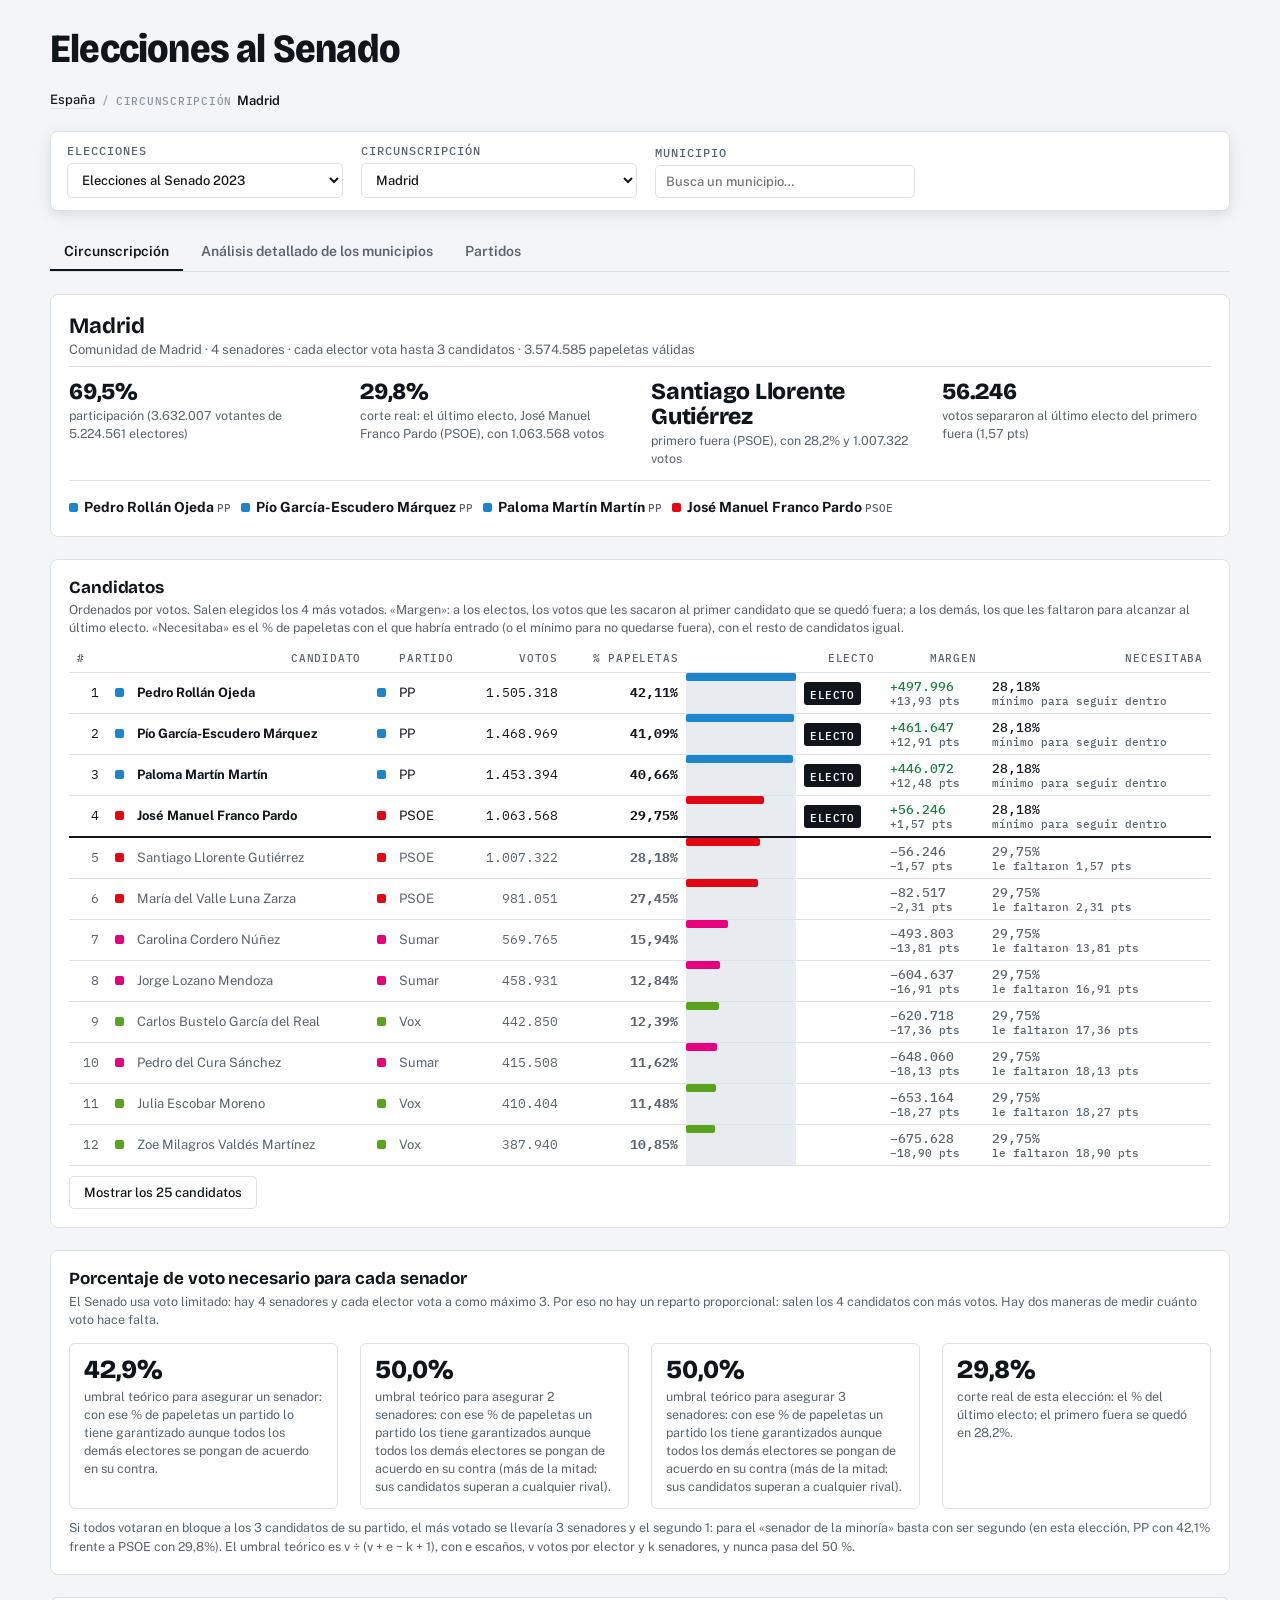
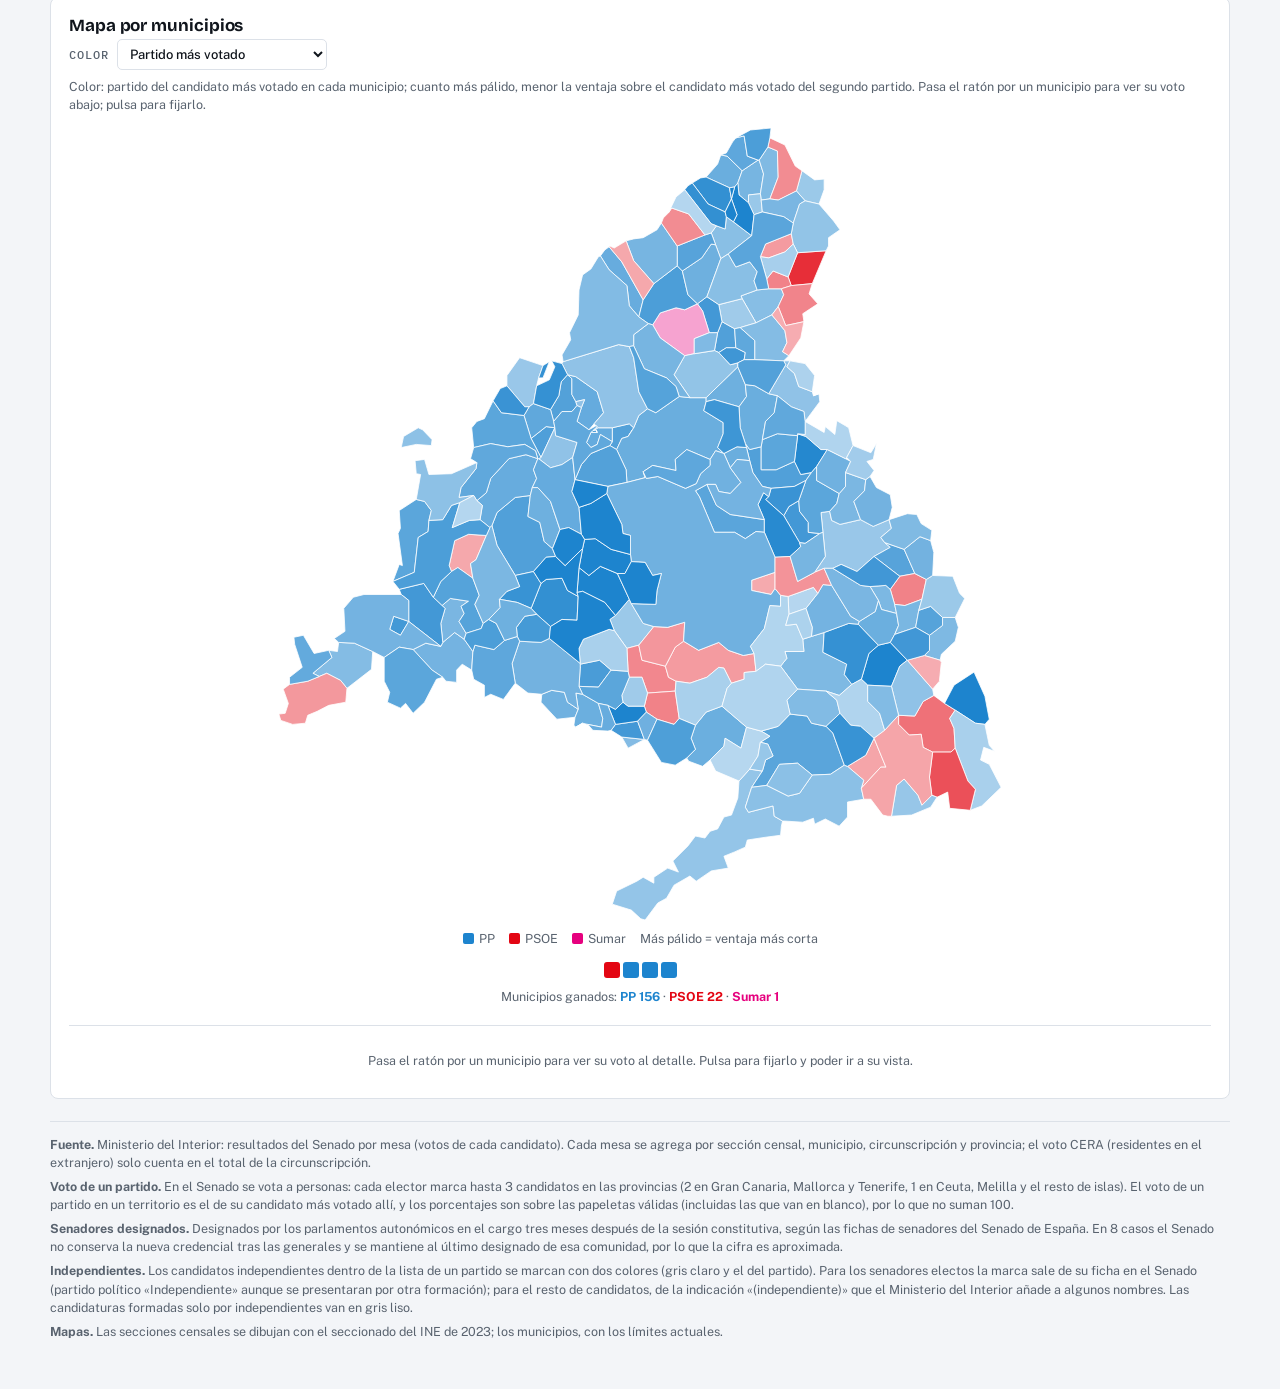
<file: provincia.html>
<!doctype html>
<html lang="es">
<head>
<meta charset="utf-8">
<meta name="viewport" content="width=device-width,initial-scale=1,viewport-fit=cover">
<meta name="description" content="Resultados del Senado en una circunscripción: candidatos, márgenes, umbrales y mapa por municipios.">
<title>Resultados por circunscripción</title>
<link rel="stylesheet" href="https://fonts.googleapis.com/css2?family=Bricolage+Grotesque:opsz,wght@12..96,600;12..96,800&family=Public+Sans:wght@400;500;600&family=IBM+Plex+Mono:wght@400;500&display=swap">
<link rel="stylesheet" href="css/style.css">
<link rel="stylesheet" href="css/senado.css">
</head>
<body>
<div class="wrap">
  <div class="sitetitle"><a href="index.html">Elecciones al Senado</a></div>
  <div class="topbar">
    <nav class="crumbs" id="crumbs" aria-label="Migas de pan"></nav>
  </div>
  <div id="bar"></div>
<nav class="tabs" role="tablist" aria-label="Secciones"><button type="button" role="tab" id="tab-prov" aria-controls="p-prov" aria-selected="true">Circunscripción</button><button type="button" role="tab" id="tab-muns" aria-controls="p-muns" aria-selected="false" tabindex="-1">Análisis detallado de los municipios</button><button type="button" role="tab" id="tab-par" aria-controls="p-par" aria-selected="false" tabindex="-1">Partidos</button></nav>
  <div class="panel" id="p-prov" role="tabpanel" aria-labelledby="tab-prov">
  <section class="card pd" id="pd"></section>

  <section class="card">
    <h2>Candidatos</h2>
    <p class="note" id="ctn"></p>
    <div class="tw"><table class="pt mt ctab" id="ctab"></table></div>
    <p style="margin:10px 0 0"><button type="button" class="ghost" id="allc">Mostrar todos los candidatos</button></p>
  </section>

  <section class="card" id="thc"></section>

  <div class="mapwrap provwrap" id="mapbox">
    <section class="card mapcol">
      <h2 id="mapt">Mapa por municipios</h2>
      <div class="toolrow"><label class="fld"><span class="lbl">Color</span><select id="colSel"></select></label></div>
      <p class="note" id="mapn" style="margin-top:8px"></p>
      <svg class="pmap munmap" id="pmap" role="img" aria-label="Mapa de la circunscripción"></svg>
      <div class="leg2" id="mleg"></div>
      <div class="seatstrip" id="seatstrip" aria-label="Senadores de la circunscripción"></div>
      <p class="mapnote" id="mapnote"></p>
    </section>
  </div>
  </div>
  <div class="panel" id="p-muns" role="tabpanel" aria-labelledby="tab-muns" hidden>
  <section class="card" id="pbcard"></section>
  <div class="cols one">
    <section class="card">
      <h2 id="mtt">Municipios</h2>
      <p class="note">Cada columna es un candidato: % de papeletas válidas del municipio y sus votos. Pulsa una fila para ver el municipio. Ordena con las cabeceras.</p>
      <label class="fld sel" style="max-width:260px"><span class="lbl">Filtrar por nombre</span><input id="mfilt" class="in" style="border:1px solid var(--rule);padding:7px 9px" placeholder="Escribe…"></label>
      <div class="tw tall"><table class="pt mt mun" id="mtab"></table></div>
    </section>
  </div>
  </div>
  <div class="panel" id="p-par" role="tabpanel" aria-labelledby="tab-par" hidden></div>
  <div class="notes" id="notes"></div>
</div>
<div class="tt" id="tt"></div>
<script src="js/lib.js" charset="utf-8"></script>
<script>
let P, C, A, PJ, MAPM, M = [], ALLC = false, COL = -1, SORT = { k: 'censo', d: -1 }, FILT = '', PBS;
const PID = (() => { const c = Q.get('c'); if (c && /^\d{3}$/.test(c)) return c.slice(0, 2); const p = Q.get('p') || DEF_PROV; return /^\d\d$/.test(p) ? p : DEF_PROV })();
function pickCirc() { const c = Q.get('c'); return P.cl.find(x => x.id === c) || P.cl.slice().sort((a, b) => b.s - a.s || b.censo - a.censo)[0] }
const vot = x => nf(Math.abs(x));
const ptsv = x => nf(Math.abs(x) * 100, 2) + ' pts';
function build() {
  M = !PJ ? [] : PJ.m.filter(m => m[6] === C.id).map(m => { const vec = m[7], v = partyV(C, vec); return { id: PID + m[0], c3: m[0], n: m[1], censo: m[2], bl: m[3], nu: m[4], vb: m[5], vec, v, w: winOf(v, m[3], m[5]), part: m[2] ? (m[5] + m[4]) / m[2] : 0, secs: m[8].length, pob: m[9] } });
}
function head() {
  const a = A, l = a.last, f = a.first, g = a.gap, ind = C.c.filter(r => r[3] && r[4]).length;
  $('#pd').innerHTML = `<h3>${esc(C.n)}</h3><div class="meta">${C.isl ? 'Circunscripción insular · provincia de ' + esc(P.n) + ' · ' : ''}${esc(ccName(P.cc))} · ${C.s} ${senW(C.s)} · cada elector vota hasta ${C.vmax} ${C.vmax === 1 ? 'candidato' : 'candidatos'} · ${nf(C.vb)} papeletas válidas</div>
  ${P.cl.length > 1 ? `<div class="isl" role="group" aria-label="Islas">${P.cl.map(c => `<a class="cchip" href="${hCirc(c.id)}" aria-pressed="${c.id === C.id}" role="button">${esc(c.n)} · ${c.s}</a>`).join('')}</div>` : ''}
  <div class="kpis k4"><div><b>${fmt((C.vb + C.nu) / C.censo)}</b><span>participación (${nf(C.vb + C.nu)} votantes de ${nf(C.censo)} electores)</span></div>
  <div><b>${l ? fmt(l.sh) : '–'}</b><span>corte real: ${l ? `el último electo, ${esc(l.nm)} (${esc(G.parties[l.i].n)}), con ${nf(l.v)} votos` : ''}</span></div>
  <div><b>${f ? esc(f.nm) : '–'}</b><span>${f ? `primero fuera (${esc(G.parties[f.i].n)}), con ${fmt(f.sh)} y ${nf(f.v)} votos` : 'no hubo más candidatos que escaños'}</span></div>
  <div><b>${g !== null ? nf(g) : '–'}</b><span>${g !== null ? `votos separaron al último electo del primero fuera (${ptsv(g / C.vb)})` : ''}</span></div></div>
  <div class="cselrow">${a.E.map(x => `<span class="wn" style="font-size:14px">${swatch(x.i, x.ind)}<b>${esc(x.nm)}</b>&nbsp;<small class="indn">${esc(G.parties[x.i].n)}${x.ind ? ' · independiente' : ''}</small></span>`).join('')}</div>
  ${C.nota ? `<p class="pnd"><b>Aviso.</b> ${esc(C.nota)}</p>` : ''}
  ${ind ? '<p class="pnd">Los candidatos con dos colores son independientes dentro de la lista del partido.</p>' : ''}`;
}
function ctable() {
  const a = A, vb = C.vb, mx = a.L[0] ? a.L[0].sh : 1, l = a.last, f = a.first;
  const ks = ALLC ? a.L : a.L.filter((x, k) => x.el || k < C.s + 6 || x.sh >= 0.05);
  $('#ctn').innerHTML = `Ordenados por votos. Salen elegidos los ${C.s} más votados. «Margen»: a los electos, los votos que les sacaron al primer candidato que se quedó fuera; a los demás, los que les faltaron para alcanzar al último electo. «Necesitaba» es el % de papeletas con el que habría entrado (o el mínimo para no quedarse fuera), con el resto de candidatos igual.`;
  $('#ctab').innerHTML = `<thead><tr><th>#</th><th>Candidato</th><th>Partido</th><th>Votos</th><th>% papeletas</th><th></th><th>Electo</th><th>Margen</th><th>Necesitaba</th></tr></thead><tbody>${ks.map((x, k) => {
    const need = x.el ? (f ? (f.v + 1) / vb : 0) : (l ? (l.v + 1) / vb : 0), mg = x.el ? (f ? x.v - f.v : x.v) : x.v - (l ? l.v : 0);
    return `<tr class="${x.el ? '' : 'out'}${x === l ? ' cut' : ''}"><td class="num">${a.L.indexOf(x) + 1}</td><td class="${x.el ? 'el' : ''}">${candLabel(x.r)}</td><td><span class="wn">${swatch(x.i)}${esc(G.parties[x.i].n)}</span></td><td class="num">${nf(x.v)}</td><td class="num"><b>${fmt(x.sh, 2)}</b></td><td class="bar"><i style="width:${(x.sh / mx * 100).toFixed(1)}%;background:${pcol(x.i)}"></i></td>
      <td>${x.el ? `<span class="mk${x.ind ? ' ind' : ''}">${x.ind ? 'ELECTO · IND.' : 'ELECTO'}</span>` : ''}</td>
      <td class="m ${mg >= 0 ? 'gd' : 'bd'}">${mg >= 0 ? '+' : '−'}${vot(mg)}<small>${mg >= 0 ? '+' : '−'}${ptsv(mg / vb)}</small></td>
      <td class="m">${fmt(need, 2)}<small>${x.el ? 'mínimo para seguir dentro' : `le faltaron ${nf(Math.max(0, need - x.sh) * 100, 2)} pts`}</small></td></tr>` }).join('')}</tbody>`;
  $('#allc').textContent = ALLC ? 'Mostrar solo los principales' : `Mostrar los ${a.L.length} candidatos`;
  $('#allc').hidden = ks.length === a.L.length && !ALLC;
}
function thcard() {
  const s = C.s, v = C.vmax, rows = []; for (let k = 1; k <= Math.min(s, v); k++) rows.push([k, guarantee(s, v, k)]);
  const l = A.last, f = A.first;
  const pv = G.parties.map((p, i) => i).filter(i => C.v[i] > 0).sort((a, b) => C.v[b] - C.v[a]), p1 = pv[0], p2 = pv[1];
  $('#thc').innerHTML = `<h2>Porcentaje de voto necesario para cada senador</h2>
  <p class="note">El Senado usa voto limitado: hay ${s} ${senW(s)} y cada elector vota a ${v === s ? s : 'como máximo ' + v}. Por eso no hay un reparto proporcional: salen los ${s} candidatos con más votos. Hay dos maneras de medir cuánto voto hace falta.</p>
  <div class="thx">${rows.map(([k, t]) => `<div><b>${fmt(t)}</b><span>umbral teórico para asegurar ${k === 1 ? 'un senador' : k + ' senadores'}: con ese % de papeletas un partido ${k === 1 ? 'lo tiene' : 'los tiene'} garantizado${k === 1 ? '' : 's'} aunque todos los demás electores se pongan de acuerdo en su contra${t === 0.5 ? ' (más de la mitad: sus candidatos superan a cualquier rival)' : ''}.</span></div>`).join('')}
  <div><b>${l ? fmt(l.sh) : '–'}</b><span>corte real de esta elección: el % del último electo${f ? `; el primero fuera se quedó en ${fmt(f.sh)}` : ''}.</span></div></div>
  <p class="pnd">${s > v ? `Si todos votaran en bloque a los ${v} candidatos de su partido, el más votado se llevaría ${v} ${senW(v)} y el segundo ${s - v}: para el «senador de la minoría» basta con ser segundo${p1 !== undefined && p2 !== undefined ? ` (en esta elección, ${esc(G.parties[p1].n)} con ${fmt(C.v[p1] / C.vb)} frente a ${esc(G.parties[p2].n)} con ${fmt(C.v[p2] / C.vb)})` : ''}. El umbral teórico es v ÷ (v + e − k + 1), con e escaños, v votos por elector y k senadores, y nunca pasa del 50 %.` : 'Con un solo voto por elector y un único escaño, gana el candidato más votado: el 50 % lo garantiza siempre.'}</p>`;
}
/* ---- mapa ---- */
function colorFn() {
  if (COL < 0) return u => (u.w ? shade(u.w.w, u.w.m, 0.30) : '');
  const xs = M.filter(u => u.vb > 0).map(u => u.vec[COL] / u.vb), mn = Math.min(...xs), mx = Math.max(...xs), r = mx - mn || 1, i = C.c[COL][1];
  return u => u.vb > 0 ? `fill:${pcol(i)};fill-opacity:${(0.08 + 0.92 * (u.vec[COL] / u.vb - mn) / r).toFixed(2)}` : '';
}
function candsHTML(u) {
  const rows = C.c.map((r, j) => ({ r, v: u.vec[j] })).sort((a, b) => b.v - a.v).slice(0, 8);
  return `<table class="pt mt prt vt" style="margin-bottom:10px"><thead><tr><th>Candidato</th><th>Votos</th><th>% aquí</th><th>% circ.</th></tr></thead><tbody>${rows.map(x => `<tr><td>${candLabel(x.r)}${x.r[3] ? ' <span class="mk" style="font-size:9.5px">E</span>' : ''}</td><td class="num">${nf(x.v)}</td><td class="num"><b>${fmt(u.vb ? x.v / u.vb : 0)}</b></td><td class="num">${fmt(x.r[2] / C.vb)}</td></tr>`).join('')}</tbody></table>`;
}
function map() {
  const svg = $('#pmap'), byId = {}; M.forEach(m => byId[m.c3] = m); const cf = colorFn();
  const ms = MAPM.ms.filter(x => byId[x[0]] || !C.isl);
  svg.setAttribute('viewBox', `0 0 ${MAPM.w} ${MAPM.h}`);
  $('#mapn').textContent = COL < 0 ? 'Color: partido del candidato más votado en cada municipio; cuanto más pálido, menor la ventaja sobre el candidato más votado del segundo partido. Pasa el ratón por un municipio para ver su voto abajo; pulsa para fijarlo.' : `Color: % de papeletas de ${C.c[COL][0]} en cada municipio (más intenso = mayor porcentaje).`;
  svg.innerHTML = '<g id="gm">' + ms.map(([c3, name, d]) => { const m = byId[c3]; if (!m || !m.w) return `<path class="nd" d="${d}"><title>${esc(name)} · sin datos</title></path>`;
    return `<path d="${d}" style="${cf(m)}" data-m="${m.id}" tabindex="0" role="link" aria-label="${esc(name)}"><title>${esc(name)} · ${esc(G.parties[m.w.w].n)} ${fmt(m.w.sh)}${COL >= 0 ? ' · ' + esc(C.c[COL][0]) + ' ' + fmt(m.vec[COL] / m.vb) : ''}</title></path>` }).join('') + '</g>';
  if (C.isl || P.cl.length > 1) { const bb = $('#gm').getBBox(), pad = Math.max(bb.width, bb.height) * 0.03; if (bb.width) svg.setAttribute('viewBox', `${bb.x - pad} ${bb.y - pad} ${bb.width + 2 * pad} ${bb.height + 2 * pad}`) }
  hoverFront(svg);
  const oldp = document.getElementById('upanel'); if (oldp) oldp.remove();
  attachPanel(svg, 'path[data-m]', 'm', id => { const m = M.find(x => x.id === id); if (!m) return null;
    return { title: m.n, meta: `${nf(m.censo)} electores${G.sections ? ` · ${nf(m.secs)} ${m.secs === 1 ? 'sección censal' : 'secciones censales'}` : ''}`, cands: candsHTML(m), v: m.v, bl: m.bl, nu: m.nu, vb: m.vb, censo: m.censo, ref: { v: C.v, bl: C.bl, vb: C.vb }, refName: 'la circunscripción',
      action: { label: G.sections ? 'Ver detallado por sección censal →' : 'Ver el municipio →', run: () => nav(hMun(m.id)) } } }, 'Pasa el ratón por un municipio para ver su voto al detalle. Pulsa para fijarlo y poder ir a su vista.');
  if (COL < 0) { const used = new Set(M.filter(m => m.w).map(m => m.w.w)); $('#mleg').innerHTML = [...used].map(i => `<span><i style="background:${pcol(i)}"></i>${esc(G.parties[i].n)}</span>`).join('') + '<span>Más pálido = ventaja más corta</span>' }
  else { const xs = M.filter(u => u.vb > 0).map(u => u.vec[COL] / u.vb); $('#mleg').innerHTML = `<span>${fmt(Math.min(...xs))}</span><span style="display:inline-block;width:120px;height:10px;border-radius:2px;background:linear-gradient(90deg,color-mix(in srgb,${pcol(C.c[COL][1])} 8%,transparent),${pcol(C.c[COL][1])})"></span><span>${fmt(Math.max(...xs))} · % de ${esc(C.c[COL][0])}</span>` }
  const list = A.E.slice().sort((a, b) => seatKey(G.parties[a.i].k) - seatKey(G.parties[b.i].k));
  $('#seatstrip').innerHTML = list.map(x => `<i style="background:${x.ind ? `linear-gradient(90deg,var(--c-INDX) 50%,${pcol(x.i)} 50%)` : pcol(x.i)}" title="${esc(x.nm)} · ${esc(G.parties[x.i].n)}"></i>`).join('');
  const cnt = {}; M.forEach(m => { if (m.w) cnt[m.w.w] = (cnt[m.w.w] || 0) + 1 });
  $('#mapnote').innerHTML = 'Municipios ganados: ' + Object.keys(cnt).sort((a, b) => cnt[b] - cnt[a]).slice(0, 5).map(i => `<b style="color:${pcol(i)}">${esc(G.parties[i].n)} ${nf(cnt[i])}</b>`).join(' · ');
}
/* ---- análisis de municipios ---- */
const TOPC = () => A.L.slice(0, Math.min(A.L.length, C.s + 6)).map(x => x.j);
function mtable() {
  const cs = TOPC(), q = FILT.trim().toLowerCase();
  const rows = M.filter(m => !q || m.n.toLowerCase().includes(q)).map(m => { const o = { m, name: m.n, censo: m.censo, part: m.part, ganador: m.w ? G.parties[m.w.w].n : '', sh: m.w ? m.w.sh : 0 }; cs.forEach(j => o['c' + j] = m.vb ? m.vec[j] / m.vb : 0); return o });
  const k = SORT.k; rows.sort((a, b) => (typeof a[k] === 'string' ? a[k].localeCompare(b[k], 'es') : a[k] - b[k]) * SORT.d);
  const th = (key, lab, cls = '') => `<th data-s="${key}" ${SORT.k === key ? `aria-sort="${SORT.d > 0 ? 'ascending' : 'descending'}"` : ''} class="${cls}">${lab}</th>`;
  $('#mtt').textContent = `Municipios de ${C.n} (${nf(M.length)})`;
  $('#mtab').innerHTML = `<thead><tr>${th('name', 'Municipio', 'stk')}${th('censo', 'Electores')}${th('part', 'Particip.')}${th('ganador', 'Partido más votado')}${cs.map(j => th('c' + j, candLabel(C.c[j]))).join('')}</tr></thead><tbody>${rows.map(r => `<tr class="rw" data-m="${r.m.id}"><td class="stk">${esc(r.name)}</td><td class="num">${nf(r.censo)}</td><td class="num">${fmt(r.part)}</td><td>${r.m.w ? `<span class="wn">${swatch(r.m.w.w)}${esc(r.ganador)}</span>` : '–'}</td>${cs.map(j => `<td class="num pc">${fmt(r['c' + j])}<small>${nf(r.m.vec[j])}</small></td>`).join('')}</tr>`).join('')}</tbody>`;
  $('#mtab').querySelectorAll('th[data-s]').forEach(t => t.onclick = () => { const kk = t.dataset.s; SORT = { k: kk, d: SORT.k === kk ? -SORT.d : (kk === 'name' || kk === 'ganador' ? 1 : -1) }; mtable() });
  $('#mtab').querySelectorAll('tr.rw').forEach(t => t.onclick = () => nav(hMun(t.dataset.m)));
}
function pblock() {
  const ps = C.v.map((x, i) => i).filter(i => C.v[i] > 0).sort((a, b) => C.es[b] - C.es[a] || C.v[b] - C.v[a]).slice(0, 12);
  partyBlock($('#pbcard'), { state: PBS = PBS || { party: ps[0], ord: 'pct_desc' }, ps, units: M.map(m => ({ key: m.id, name: m.n, censo: m.censo, part: m.part, v: m.v, bl: m.bl, nu: m.nu, vb: m.vb })), parent: { v: C.v, bl: C.bl, vb: C.vb }, parentName: 'en la circunscripción',
    unitName: 'Municipio', unitsPl: 'municipios', note: 'Voto de cada partido = el de su candidato más votado. El número junto al nombre es su número de senadores. Elige un partido y cómo ordenar los municipios: la tabla muestra los diez primeros.', chipSub: j => C.es[j] + ' sen.', onRow: id => nav(hMun(id)) });
}
function partidos() {
  const ps = C.v.map((x, i) => i).filter(i => C.v[i] > 0).sort((a, b) => C.es[b] - C.es[a] || C.v[b] - C.v[a]).slice(0, 14), byId = {}; M.forEach(m => byId[m.c3] = m);
  const shapes = MAPM.ms.filter(x => byId[x[0]]).map(([c3, nm, d]) => [PID + c3, d]);
  partyTab($('#p-par'), { ps, parent: { name: C.n, short: 'circunscripción', v: C.v, bl: C.bl, vb: C.vb }, chipSub: j => C.es[j] + ' sen.',
    seatKpi: i => `<div><b>${C.es[i] || 0}</b><span>senadores en ${esc(C.n)} · ${G.nat.el[i]} en España</span></div>`,
    note: 'El número junto al nombre es su número de senadores aquí. Elige un partido para ver el porcentaje de su candidato más votado en cada municipio.',
    levels: [{ id: 'mun', label: 'Municipios', one: 'Municipio', pl: 'municipios', labels: false, units: M.map(m => ({ key: m.id, name: m.n, v: m.v, bl: m.bl, vb: m.vb, link: hMun(m.id) })),
      draw: (h, st, tx, ti, pk) => ptSvg(h, shapes, 'fit', st, null, ti, pk) }] });
}
(async () => {
  try {
    await loadG(); P = G.prov[G.pi[PID]]; if (!P) throw new Error('Provincia no encontrada: ' + PID); C = pickCirc(); A = circA(C);
    if (G.muni) { [PJ, MAPM] = await Promise.all([loadProv(PID), loadMunMap(PID)]) }
    build();
    document.title = C.n + ' · Senado ' + G.year;
    crumbs([{ t: 'España', h: href('index.html') }, { l: C.isl ? 'Provincia' : 'Circunscripción', t: P.n, h: C.isl ? hProv(PID) : null }].concat(C.isl ? [{ l: 'Isla', t: C.n }] : []));
    await mountBar(C.isl ? C.id : PID, null); mountTabs();
    head(); ctable(); thcard();
    $('#allc').onclick = () => { ALLC = !ALLC; ctable() };
    if (!G.muni || !M.length || !MAPM) { $('#mapbox').hidden = true; document.querySelector('.tabs').style.display = 'none' }
    else {
      $('#colSel').innerHTML = '<option value="-1">Partido más votado</option>' + A.L.slice(0, Math.min(A.L.length, 12)).map(x => `<option value="${x.j}">% de ${esc(x.nm)} (${esc(G.parties[x.i].n)})</option>`).join('');
      $('#colSel').onchange = e => { COL = +e.target.value; map() };
      map(); mtable(); pblock(); partidos();
      $('#mfilt').oninput = e => { FILT = e.target.value; mtable() };
    }
    $('#notes').innerHTML = notesHTML();
  } catch (e) { console.error(e); $('#notes').textContent = 'No se pudieron cargar los datos: ' + e }
})();
</script>
</body>
</html>
</file>
<file: css/style.css>
/* Layout: cabecera editorial con titular dinámico, control de tiempo, dos columnas (voto | curva), hemiciclo + tabla, cuadrícula de provincias y escaños disputados */
:root{
  --bg:#f3f5f8; --surface:#ffffff; --ink:#10151c; --muted:#59636f; --faint:#8a94a1; --rule:#dce1e8; --track:#e8ecf1;
  --live:#c2410c; --live-bg:#fff1e8; --focus:#1d4ed8;
  --c-PP:#1d84ce; --c-PSOE:#e30613; --c-VOX:#5aa31f; --c-SUMAR:#e6007e; --c-PODEMOS:#7b3f98; --c-SALF:#b8860b;
  --c-ERC:#e8890c; --c-JUNTS:#00a99d; --c-BILDU:#8a9a0a; --c-PNV:#0b6b3a; --c-BNG:#3aa0c4; --c-CC:#d9b800; --c-UPN:#a3324a; --c-OTROS:#8a94a1;
  --f-display:'Bricolage Grotesque','Arial Narrow',system-ui,sans-serif; --f-body:'Public Sans',system-ui,sans-serif; --f-mono:'IBM Plex Mono',ui-monospace,monospace;
}
@media (prefers-color-scheme:dark){:root:not([data-theme="light"]){
  --bg:#0d1117; --surface:#161b22; --ink:#eef1f5; --muted:#a5afbb; --faint:#7a8593; --rule:#2a313b; --track:#242b35;
  --live:#fb923c; --live-bg:#2a1a10; --focus:#7aa2ff;
  --c-PP:#4aa3e8; --c-PSOE:#f0535b; --c-VOX:#7cc43a; --c-SUMAR:#f2489f; --c-PODEMOS:#a678c6; --c-SALF:#d6a428;
  --c-ERC:#f29a2a; --c-JUNTS:#2bc7ba; --c-BILDU:#adc12a; --c-PNV:#3aa56a; --c-BNG:#5bbbdc; --c-CC:#ecc82a; --c-UPN:#cf5a73; --c-OTROS:#7a8593; color-scheme:dark}}
:root[data-theme="dark"]{
  --bg:#0d1117; --surface:#161b22; --ink:#eef1f5; --muted:#a5afbb; --faint:#7a8593; --rule:#2a313b; --track:#242b35;
  --live:#fb923c; --live-bg:#2a1a10; --focus:#7aa2ff;
  --c-PP:#4aa3e8; --c-PSOE:#f0535b; --c-VOX:#7cc43a; --c-SUMAR:#f2489f; --c-PODEMOS:#a678c6; --c-SALF:#d6a428;
  --c-ERC:#f29a2a; --c-JUNTS:#2bc7ba; --c-BILDU:#adc12a; --c-PNV:#3aa56a; --c-BNG:#5bbbdc; --c-CC:#ecc82a; --c-UPN:#cf5a73; --c-OTROS:#7a8593; color-scheme:dark}
*{box-sizing:border-box}
body{background:var(--bg);color:var(--ink);font-family:var(--f-body);font-size:15px;line-height:1.45;padding-inline:16px;padding-block:20px 40px}
.wrap{max-width:1180px;margin-inline:auto;display:flex;flex-direction:column;gap:22px}
.kick{display:flex;flex-wrap:wrap;gap:10px 14px;align-items:center;font:500 12px/1 var(--f-mono);letter-spacing:.08em;text-transform:uppercase;color:var(--muted)}
.pill{padding:5px 9px;border-radius:3px;background:var(--live-bg);color:var(--live);font-weight:500}
.pill::before{content:"";display:inline-block;width:7px;height:7px;border-radius:50%;background:var(--live);margin-right:7px;vertical-align:1px}
h1{font:800 clamp(28px,5vw,48px)/1.04 var(--f-display);letter-spacing:-.02em;text-wrap:balance;margin:12px 0 10px;font-stretch:90%}
.sub{max-width:78ch;color:var(--muted);font-size:15.5px;margin:0}
.sub b{color:var(--ink);font-weight:600}
.ctrl{display:flex;flex-wrap:wrap;gap:12px 18px;align-items:center;background:var(--surface);border:1px solid var(--rule);border-radius:8px;padding:12px 16px}
.ctrl{position:sticky;top:8px;z-index:30;box-shadow:0 4px 14px rgba(0,0,0,.12)}
@media(max-width:560px){.ctrl{padding:8px 10px;gap:6px 10px}.ctrl .big{font-size:18px;min-width:5ch}.ctrl button{padding:6px 10px}.ctrl .rng{order:5;flex-basis:100%}.ctrl .ord .lbl{display:none}.ctrl .ord select{padding:5px 6px;max-width:150px}}
.ctrl button{font:500 13px var(--f-body);border:1px solid var(--ink);background:var(--ink);color:var(--bg);padding:8px 14px;border-radius:5px;cursor:pointer}
.ctrl button:hover{opacity:.88}
.ctrl .rng{flex:1 1 260px;display:flex;flex-direction:column;gap:4px;min-width:0}
.ctrl input[type=range]{width:100%;accent-color:var(--ink)}
.ctrl .big{font:500 22px var(--f-mono);font-variant-numeric:tabular-nums;min-width:7ch}
.ctrl label{font-size:13px;color:var(--muted);display:flex;gap:7px;align-items:center}
.ord{display:flex;flex-direction:column;gap:4px}
.ord select{font:500 13px var(--f-body);background:var(--surface);color:var(--ink);border:1px solid var(--rule);border-radius:5px;padding:7px 9px}
.ctrl label.lbl{display:block}
.lbl{font:500 11.5px/1.2 var(--f-mono);letter-spacing:.09em;text-transform:uppercase;color:var(--muted)}
.cols{display:grid;grid-template-columns:minmax(0,5fr) minmax(0,6fr);gap:22px}
@media(max-width:860px){.cols{grid-template-columns:minmax(0,1fr)}}
.card{background:var(--surface);border:1px solid var(--rule);border-radius:8px;padding:18px;min-width:0}
.card h2{font:700 17px/1.2 var(--f-display);margin:0 0 3px;letter-spacing:-.005em}
.card .note{font-size:12.5px;color:var(--muted);margin:0 0 14px}
.rows{display:flex;flex-direction:column;gap:11px}
.prow .top{display:flex;align-items:baseline;gap:8px}
.prow .nm{font-weight:600;font-size:14.5px}
.prow .sw{width:9px;height:9px;border-radius:2px;display:inline-block;margin-right:6px}
.prow .pc{margin-left:auto;font:500 21px var(--f-mono);font-variant-numeric:tabular-nums}
.prow .mg{font:400 11.5px var(--f-mono);color:var(--muted);min-width:5.5ch;text-align:right}
.bar{position:relative;height:8px;background:var(--track);border-radius:2px;margin-top:5px}
.bar i{position:absolute;left:0;top:0;bottom:0;border-radius:2px 0 0 2px}
.bar u{position:absolute;top:-3px;bottom:-3px;width:2px;background:var(--ink);text-decoration:none}
.bar s{position:absolute;top:-1px;bottom:-1px;width:0;border-left:2px dotted var(--faint);text-decoration:none}
.prow .ft{font-size:11.5px;color:var(--faint);margin-top:3px}
.legend{display:flex;flex-wrap:wrap;gap:6px 16px;font-size:12px;color:var(--muted);margin-top:14px;border-top:1px solid var(--rule);padding-top:11px}
.legend span::before{content:"";display:inline-block;margin-right:6px;vertical-align:middle}
.lg1::before{width:2px;height:12px;background:var(--ink)}
.lg2::before{height:12px;border-left:2px dotted var(--faint)}
.lg3::before{width:14px;height:8px;background:var(--track)}
svg text{font-family:var(--f-mono)}
#chart{width:100%;height:auto;display:block}
.tt{position:fixed;z-index:20;pointer-events:none;background:var(--ink);color:var(--bg);padding:8px 10px;border-radius:5px;font:12px/1.5 var(--f-mono);display:none;max-width:260px}
.seatsgrid{display:grid;grid-template-columns:minmax(0,1fr) minmax(0,1fr);gap:22px;align-items:start}
@media(max-width:860px){.seatsgrid{grid-template-columns:minmax(0,1fr)}}
.hemi{position:relative}
.hemi .mid{position:absolute;left:0;right:0;bottom:6px;text-align:center}
.hemi .n{font:800 clamp(30px,8vw,44px)/1 var(--f-display);letter-spacing:-.02em}
.hemi .lbl{font-size:10px}
.tbl{width:100%;border-collapse:collapse;font-size:13.5px}
.tbl th{font:500 11px var(--f-mono);letter-spacing:.07em;text-transform:uppercase;color:var(--muted);text-align:right;padding:0 0 7px 8px;border-bottom:1px solid var(--rule)}
.tbl th:first-child,.tbl td:first-child{text-align:left;padding-left:0}
.tbl td{padding:7px 0 7px 8px;text-align:right;border-bottom:1px solid var(--rule);font-variant-numeric:tabular-nums}
.tbl td.s{font:500 17px var(--f-mono)}
.tbl td.r,.tbl td.d{font:400 12.5px var(--f-mono);color:var(--muted)}
.tbl .sw{width:9px;height:9px;border-radius:2px;display:inline-block;margin-right:7px}
.maj{display:flex;flex-wrap:wrap;gap:8px 22px;margin-top:14px;font-size:13px;color:var(--muted)}
.maj b{color:var(--ink);font:500 15px var(--f-mono)}
.mapwrap{display:grid;grid-template-columns:minmax(0,3fr) minmax(0,2fr);gap:22px;align-items:start}
@media(max-width:860px){.mapwrap{grid-template-columns:minmax(0,1fr)}}
.mapsvg{width:100%;height:auto;display:block;max-width:640px;margin:0 auto}
.mapsvg path,.mapsvg rect.sqr{stroke:var(--card);stroke-width:1.6;stroke-linejoin:round;cursor:pointer;transition:fill-opacity .25s}
.mapsvg .sel{stroke:var(--ink);stroke-width:4}
.mapsvg [data-id]:focus-visible{outline:none;stroke:var(--focus);stroke-width:4}
.mapsvg text{font:600 15px var(--f-mono);fill:#fff;text-anchor:middle;dominant-baseline:central;pointer-events:none;paint-order:stroke;stroke:rgba(0,0,0,.35);stroke-width:2.5px}
.mapsvg .bx{fill:none;stroke:var(--faint);stroke-width:1.2;stroke-dasharray:5 4}
.mapsvg .bt{font:500 13px var(--f-body);fill:var(--muted);stroke:none;text-anchor:start}
.leg{display:flex;flex-wrap:wrap;gap:6px 14px;font-size:12.5px;color:var(--muted);margin-top:10px;align-items:center}
.leg i{display:inline-block;width:10px;height:10px;border-radius:2px;margin-right:5px;vertical-align:-1px}
.gobtn{font:500 13px var(--f-body);border:1px solid var(--ink);background:var(--ink);color:var(--bg);padding:8px 14px;border-radius:5px;cursor:pointer}.gobtn:focus-visible{outline:3px solid var(--focus);outline-offset:2px}
.pd h3{font:700 20px var(--f-display);margin:0 0 2px}
.pd .meta{color:var(--muted);font-size:13px;margin-bottom:12px}
.ls{display:flex;flex-direction:column}
.ls .ax,.ls .row{display:grid;grid-template-columns:minmax(96px,150px) minmax(0,1fr) minmax(70px,120px);gap:12px;align-items:center}
.ls .ax{font:500 11.5px var(--f-mono);color:var(--muted);padding-bottom:6px;border-bottom:1px solid var(--rule)}
.ls .ax .tk{position:relative;height:14px}
.ls .ax .tk span{position:absolute;transform:translateX(-50%);white-space:nowrap}
.ls .ax .tk span:first-child{transform:none}.ls .ax .tk span:last-child{transform:translateX(-100%)}
.ls .ax .hh{text-align:right}
.ls .row{background:none;border:0;border-bottom:1px solid var(--rule);padding:0;width:100%;text-align:left;color:inherit;cursor:pointer;font-family:inherit;min-height:50px}
.ls .row:focus-visible{outline:3px solid var(--focus);outline-offset:1px}
.ls .row:hover{background:var(--track)}
.ls .nm{font-size:13.5px;line-height:1.2}.ls .nm b{display:block;font-weight:600}.ls .nm small{color:var(--muted);font:11.5px var(--f-mono)}
.ls .tr{position:relative;height:50px}
.ls .tr::before{content:"";position:absolute;left:0;right:0;top:34px;height:1px;background:var(--rule)}
.ls .tr .g{position:absolute;top:0;bottom:0;width:1px;background:var(--rule);opacity:.6}
.ls .tr .sq{position:absolute;top:28px;width:13px;height:13px;border-radius:2px;transform:translateX(-50%)}
.ls .tr .lb{position:absolute;top:8px;font:600 12px var(--f-body);white-space:nowrap}
.ls .hd{font:600 13.5px var(--f-body);text-align:right}
@media(max-width:560px){.ls .ax,.ls .row{grid-template-columns:78px minmax(0,1fr) 64px;gap:6px}.ls .ax .tk span.o{display:none}.ls .ax .hh{font-size:10px;line-height:1.1}.ls .hd{overflow-wrap:anywhere}.ls .lb{font-size:10.5px}.ls .hd{font-size:12px}}
.foot{font-size:12.5px;color:var(--muted);display:flex;flex-direction:column;gap:8px;border-top:1px solid var(--rule);padding-top:16px}
.foot code{font:12px var(--f-mono);background:var(--track);padding:1px 5px;border-radius:3px}

.chips{display:flex;flex-wrap:wrap;gap:6px;margin:0 0 12px}
.chip{display:inline-flex;align-items:center;gap:6px;font:500 12.5px var(--f-body);color:var(--muted);background:var(--surface);border:1px solid var(--rule);border-radius:999px;padding:5px 11px 5px 9px;cursor:pointer}
.chip i{width:9px;height:9px;border-radius:2px;background:var(--c);display:inline-block;opacity:.35}
.chip[aria-pressed="true"]{color:var(--ink);border-color:var(--ink)}
.chip[aria-pressed="true"] i{opacity:1}
.chip:focus-visible{outline:3px solid var(--focus);outline-offset:1px}
.vals{display:grid;grid-template-columns:repeat(auto-fill,minmax(210px,1fr));gap:10px;margin-top:14px;border-top:1px solid var(--rule);padding-top:12px}
.val .vn{font-weight:600;font-size:13.5px;display:flex;align-items:center;gap:6px;margin-bottom:4px}
.val .sw{width:9px;height:9px;border-radius:2px;display:inline-block}
.val .vr{display:grid;grid-template-columns:22px minmax(0,1fr) auto;gap:8px;align-items:center;font-size:12.5px;color:var(--muted);padding:2px 0}
.val .vr b{font:500 14px var(--f-mono);color:var(--ink);font-variant-numeric:tabular-nums}
.ln{display:block;height:0;border-top:3px solid var(--c)}
.ln.cnt{border-top:2px dashed var(--c)}
.gwrap{margin-top:26px;border-top:1px solid var(--rule);padding-top:18px}
.gwrap h3{font:700 16px var(--f-display);margin:0 0 3px}
.grow{display:grid;grid-template-columns:minmax(0,230px) minmax(0,1fr);gap:6px 18px;align-items:end;padding:10px 0;border-bottom:1px solid var(--rule)}
.grow:last-of-type{border-bottom:0}
@media(max-width:760px){.grow{grid-template-columns:minmax(0,1fr)}}
.gt{font-weight:600;font-size:14.5px}
.gs{font-size:12.5px;color:var(--muted);margin-top:2px}
.gs b{font:500 13px var(--f-mono);color:var(--ink)}
.gsvg{width:100%;height:auto;display:block}
details summary{cursor:pointer;color:var(--ink);font-weight:600}

/* Poll of polls 29N: panel de estimación. Retícula: cabecera editorial, barra de controles fija, dos columnas (voto | evolución), escaños, tabla de encuestas, mapa y microdatos. Tokens heredados del panel de escrutinio. */
.ctrl{align-items:flex-end}
.ctrl .fld{display:flex;flex-direction:column;align-items:stretch;gap:5px;min-width:0;font-size:13px;color:var(--muted)}
.ctrl .fld .rg{display:flex;align-items:center;gap:10px}
.ctrl .fld .rg input{width:140px;max-width:100%}
.ctrl .big{font:500 15px var(--f-mono);min-width:4.6ch;color:var(--ink)}
.fld select,.advgrid select{font:500 13px var(--f-body);background:var(--surface);color:var(--ink);border:1px solid var(--rule);border-radius:5px;padding:7px 9px;max-width:100%}
fieldset.fld{border:0;margin:0;padding:0}
fieldset.fld legend{padding:0;margin-bottom:5px}
.seg>span{display:inline-flex;border:1px solid var(--rule);border-radius:5px;overflow:hidden;background:var(--surface)}
.seg input{position:absolute;opacity:0;pointer-events:none}
.seg label{padding:7px 11px;font:500 13px var(--f-body);color:var(--muted);cursor:pointer;display:block}
.seg input:checked+label{background:var(--ink);color:var(--bg)}
.seg input:focus-visible+label{outline:3px solid var(--focus);outline-offset:-3px}
.ctrl{top:calc(8px + env(safe-area-inset-top,0px))}
@media(max-width:560px){.ctrl{position:static}.ctrl .fld .rg input{width:100%}.ctrl .fld{flex:1 1 140px}}
.bar .rgw{position:absolute;top:2px;height:4px;border-radius:2px;background:var(--ink);opacity:.22}
.lg2::before{border-left:2px dotted var(--faint)}
.lg1::before{width:0;border-left:2px dotted var(--faint);height:12px;background:none}
.legend .lg2::before{width:14px;height:4px;border:0;background:var(--ink);opacity:.22;border-radius:2px}
.legend .lg3::before{width:14px;height:8px;background:var(--c-PP);opacity:.8}
.rowhead{display:flex;flex-wrap:wrap;gap:12px 20px;align-items:flex-start;justify-content:space-between}
.rowhead>div:first-child{flex:1 1 360px;min-width:0}
.btns{display:flex;gap:8px;flex-wrap:wrap}
.ghost{font:500 13px var(--f-body);border:1px solid var(--rule);background:var(--surface);color:var(--ink);padding:8px 14px;border-radius:5px;cursor:pointer}
.ghost:hover{border-color:var(--ink)}
.ghost:focus-visible{outline:3px solid var(--focus);outline-offset:2px}
.tw{overflow-x:auto;max-width:100%;margin-top:6px}
.pt{width:100%;border-collapse:collapse;font-size:13px;min-width:880px}
.pt.mt{min-width:560px}
.pt th{font:500 11px var(--f-mono);letter-spacing:.07em;text-transform:uppercase;color:var(--muted);text-align:left;padding:0 8px 7px;border-bottom:1px solid var(--rule);white-space:nowrap}
.pt td{padding:5px 8px;border-bottom:1px solid var(--rule);vertical-align:middle}
.pt .c{text-align:center;width:44px;padding-inline:4px}
.pt th:nth-child(n+4):not(:last-child),.pt td.num{text-align:right}
.pt.mt th:not(:first-child){text-align:right}
.pt .num{font-variant-numeric:tabular-nums;font-family:var(--f-mono)}
.pt tr.off td{opacity:.5}
.pt tr.off td.c,.pt tr.off .in{opacity:1}
.pt tr.grp td{font:600 12px var(--f-body);color:var(--ink);padding-top:12px;border-bottom:1px solid var(--ink)}
.pt tr.sel td{background:var(--track);font-weight:600}
.pt td .sw{width:9px;height:9px;border-radius:2px;display:inline-block;margin-right:7px}
.pt .to{font-size:12.5px;color:var(--muted)}
.pt td.up{color:var(--c-PP);font-weight:600}.pt td.dn{color:var(--c-PSOE);font-weight:600}
.in{font:13px var(--f-body);color:var(--ink);background:var(--surface);border:1px solid transparent;border-radius:4px;padding:5px 6px;width:100%;min-width:0}
.in:hover{border-color:var(--rule)}
.in:focus-visible{outline:2px solid var(--focus);outline-offset:0;border-color:transparent}
.in.num{text-align:right;font-family:var(--f-mono);width:62px}
.in.q{width:48px}
.in.txt{min-width:210px;font-weight:600}
input[type=date].in{width:132px;font-family:var(--f-mono);font-size:12.5px}
.nm2{min-width:230px}
.nm2 .pn{display:block;font-size:11.5px;color:var(--faint);padding:2px 6px 0}
.nm2 .pn.warn{color:var(--live)}
.mu{display:inline-block;width:18px;height:18px;line-height:18px;text-align:center;border-radius:3px;background:var(--ink);color:var(--bg);font:600 11px var(--f-mono);margin-right:8px}
.pt td.ro{padding-inline:8px;color:var(--muted)}
.pt .pw{color:var(--ink);font-weight:500}
.pt .x{border:0;background:none;color:var(--muted);font-size:18px;line-height:1;cursor:pointer;padding:4px 8px;border-radius:4px}
.pt .x:hover{color:var(--live)}
.pt .x:focus-visible,.pt input[type=checkbox]:focus-visible{outline:3px solid var(--focus);outline-offset:1px}
.pt input[type=checkbox]{width:16px;height:16px;accent-color:var(--ink)}
.adv{margin-top:16px;border-top:1px solid var(--rule);padding-top:12px}
.advgrid{display:grid;grid-template-columns:repeat(auto-fill,minmax(250px,1fr));gap:14px 22px;margin:14px 0 8px}
.advgrid .fld{display:flex;flex-direction:column;gap:5px}
.advgrid .rg{display:flex;align-items:center;gap:10px}
.advgrid .rg input{flex:1 1 auto;min-width:0;accent-color:var(--ink)}
.advgrid .big{font:500 15px var(--f-mono);min-width:4.6ch}
.sh{font:700 16px var(--f-display);margin:22px 0 3px}
.mapsvg .bt{stroke:none;fill:var(--muted);text-anchor:start;font:500 13px var(--f-body)}
.mapsvg path,.mapsvg rect.sqr{stroke:var(--surface)}
.pd .tbl td.r{font:400 12.5px var(--f-mono);color:var(--muted)}
.foot a{color:var(--ink)}
.chip{cursor:pointer}
#hemin{font-variant-numeric:tabular-nums}
@media (prefers-reduced-motion:reduce){*{transition:none!important}}

.nm2 .pn[hidden]{display:none}

.panel{display:flex;flex-direction:column;gap:22px}
.tabs{display:flex;gap:4px;border-bottom:1px solid var(--rule);overflow-x:auto;max-width:100%}
.tabs button{font:600 14px var(--f-body);color:var(--muted);background:none;border:0;border-bottom:3px solid transparent;padding:10px 14px;cursor:pointer;white-space:nowrap;margin-bottom:-1px}
.tabs button:hover{color:var(--ink)}
.tabs button[aria-selected="true"]{color:var(--ink);border-bottom-color:var(--ink)}
.tabs button:focus-visible{outline:3px solid var(--focus);outline-offset:-3px;border-radius:4px}
.kpis{display:grid;grid-template-columns:repeat(auto-fit,minmax(190px,1fr));gap:14px 22px;margin:14px 0 16px;padding:12px 0;border-block:1px solid var(--rule)}
.kpis b{display:block;font:800 clamp(22px,4vw,30px)/1.1 var(--f-display);letter-spacing:-.01em;font-variant-numeric:tabular-nums}
.kpis span{display:block;font-size:12.5px;color:var(--muted);margin-top:3px}
#pk{margin-bottom:0;border-bottom:0;padding-bottom:0}
.provwrap{grid-template-columns:minmax(0,4fr) minmax(0,7fr)}
.partywrap{grid-template-columns:minmax(0,1fr) minmax(0,1fr)}
@media(max-width:860px){.provwrap,.partywrap{grid-template-columns:minmax(0,1fr)}}
.fld.sel{display:flex;flex-direction:column;gap:5px;margin:0 0 12px;max-width:320px}
.fld.sel select{font:500 14px var(--f-body);background:var(--surface);color:var(--ink);border:1px solid var(--rule);border-radius:5px;padding:8px 10px}
.pd .kpis{grid-template-columns:repeat(auto-fit,minmax(150px,1fr));margin-top:6px}
.pd .kpis b{font-size:clamp(18px,3vw,23px)}
.prt{min-width:620px}
.prt th,.prt td{padding-inline:6px}
.prt th{font-size:10.5px;letter-spacing:.04em}
.prt td.num,.prt th:not(:first-child){text-align:right}
.pt td.s2{font:500 15px var(--f-mono)}
.need small{font:500 11.5px var(--f-mono);margin-left:4px}
small.gd,td.gd{color:var(--good)}small.bd,td.bd{color:var(--bad)}
.pt td.gd,.pt td.bd{font-weight:600}
.lk{white-space:nowrap;font:600 13.5px var(--f-body);color:var(--ink);background:none;border:0;padding:3px 0;cursor:pointer;text-align:left;text-decoration:underline;text-decoration-color:var(--rule);text-underline-offset:3px}
.lk:hover{text-decoration-color:var(--ink)}
.lk:focus-visible{outline:3px solid var(--focus);outline-offset:2px;border-radius:3px}
.mut{color:var(--faint);font:11.5px var(--f-mono)}
.qs{display:flex;flex-direction:column;gap:5px;margin-top:6px}
.qr{display:grid;grid-template-columns:26px minmax(110px,170px) minmax(0,1fr) 56px;gap:10px;align-items:center;font-size:13px}
.qr small{color:var(--faint);font:11px var(--f-mono)}
.qn{font:500 12px var(--f-mono);color:var(--muted);text-align:right}
.qp .sw{width:9px;height:9px;border-radius:2px;display:inline-block;margin-right:7px}
.qb{position:relative;height:12px;background:var(--track);border-radius:2px;overflow:hidden}
.qb i{position:absolute;left:0;top:0;bottom:0;border-radius:2px}
.qr.out .qb{background:none;border:1px dashed var(--faint)}
.qr.out .qb i{opacity:.35}
.qr.out .qp,.qr.out .qv,.qr.out .qn{color:var(--faint)}
.qr.won:last-of-type{}
.qv{font:500 12.5px var(--f-mono);text-align:right;font-variant-numeric:tabular-nums}
.qr.out:first-of-type{}
.tw.tall{max-height:640px;overflow:auto}
.tw.tall thead th{position:sticky;top:0;background:var(--surface);z-index:1}
.sortb{display:flex;gap:6px;flex-wrap:wrap}
#tbl tr.clk{cursor:pointer}#tbl tr.clk:hover td{background:var(--track)}
.chip small{font:500 11.5px var(--f-mono);color:var(--muted);margin-left:2px}
.mapsvg text.ml{font:600 15px var(--f-mono);text-anchor:middle;dominant-baseline:central;pointer-events:none;paint-order:stroke;stroke-width:3px}
.mapsvg text.ml.lt{fill:#fff;stroke:rgba(0,0,0,.4)}
.mapsvg text.ml.dk{fill:var(--ink);stroke:var(--surface)}
.mapsvg text.ml.lg{font-size:26px;stroke-width:4px}
.mapsvg text.ml.sm{font-size:19px;stroke-width:3.5px}
#ptab{min-width:0}
.prt{font-size:12.5px}
.mapsvg text.bt{font:500 13px var(--f-body);text-anchor:start;dominant-baseline:auto;fill:var(--muted);stroke:none;paint-order:normal}
.pd h3{font:700 22px var(--f-display);margin:0 0 2px}
[hidden]{display:none!important}
.thrb{cursor:pointer}.thrb:focus{outline:none}.thrb:focus-visible rect:first-of-type,.thrb:hover rect:first-of-type{stroke:var(--ink);stroke-width:1.5}

/* ===== Resultados finales: añadidos ===== */
:root{--card:#ffffff;--good:#15803d;--bad:#c2410c;--live:#2f3a4a;--live-bg:#e8ecf1}
@media (prefers-color-scheme:dark){:root:not([data-theme="light"]){--card:#161b22;--good:#4ade80;--bad:#fb923c;--live:#c9d1db;--live-bg:#242b35}}
:root[data-theme="dark"]{--card:#161b22;--good:#4ade80;--bad:#fb923c;--live:#c9d1db;--live-bg:#242b35}
.pill::before{background:var(--good)}
.topbar{display:flex;flex-wrap:wrap;gap:12px 18px;align-items:center;justify-content:space-between}
.crumbs{display:flex;flex-wrap:wrap;align-items:center;gap:6px 8px;font:500 13px var(--f-body);color:var(--muted)}
.crumbs a{color:var(--ink);text-decoration:none;border-bottom:1px solid var(--rule);padding-bottom:1px}
.crumbs a:hover{border-bottom-color:var(--ink)}
.crumbs .sep{color:var(--faint)}
.crumbs .cur{color:var(--ink);font-weight:600}
.crumbs small{font:500 10.5px var(--f-mono);letter-spacing:.07em;text-transform:uppercase;color:var(--faint);margin-right:5px}
.navsel{display:flex;flex-wrap:wrap;gap:10px 14px;align-items:flex-end}
.navsel label{display:flex;flex-direction:column;gap:4px}
.navsel select,.navsel input{font:500 13px var(--f-body);background:var(--surface);color:var(--ink);border:1px solid var(--rule);border-radius:5px;padding:7px 9px;max-width:230px}
.navbtns{display:flex;flex-wrap:wrap;gap:10px}
.btnlk{display:inline-flex;align-items:center;gap:6px;font:600 13.5px var(--f-body);color:var(--bg);background:var(--ink);text-decoration:none;border:1px solid var(--ink);padding:9px 15px;border-radius:5px}
.btnlk.ghost{background:var(--surface);color:var(--ink);border-color:var(--rule)}
.btnlk:hover{opacity:.88}.btnlk:focus-visible{outline:3px solid var(--focus);outline-offset:2px}
.seg2{display:inline-flex;border:1px solid var(--rule);border-radius:6px;overflow:hidden;margin:6px 0 10px;flex-wrap:wrap}
.seg2 button{font:500 13px var(--f-body);background:var(--surface);color:var(--muted);border:0;padding:7px 14px;cursor:pointer}
.seg2 button[aria-pressed="true"]{background:var(--ink);color:var(--bg)}
.seg2 button:focus-visible{outline:3px solid var(--focus);outline-offset:-3px}
.toolrow{display:flex;flex-wrap:wrap;gap:6px 18px;align-items:center}
.toolrow .fld{display:flex;align-items:center;gap:8px;font-size:13px;color:var(--muted)}
.toolrow select{font:500 13px var(--f-body);background:var(--surface);color:var(--ink);border:1px solid var(--rule);border-radius:5px;padding:6px 8px;max-width:210px}
.pmap{width:100%;height:auto;display:block;margin:6px auto 0;max-height:640px}
.pmap path{stroke:var(--surface);stroke-width:1.6;stroke-linejoin:round;cursor:pointer}
.pmap path.nd{fill:var(--track);stroke:var(--faint);cursor:default}
.pmap path.cur{stroke:var(--ink);stroke-width:5}
.pmap path.ctx{cursor:pointer}
.pmap path.hl{stroke:var(--ink);stroke-width:4}
.pmap.sec path{stroke-width:.9}
.pmap.munmap path{stroke-width:1.2}
.leg2{display:flex;flex-wrap:wrap;gap:6px 14px;font-size:12.5px;color:var(--muted);margin-top:10px;align-items:center;justify-content:center}
.leg2 i{display:inline-block;width:11px;height:11px;border-radius:2px;margin-right:5px;vertical-align:-1px}
.mapnote{font-size:12.5px;color:var(--muted);margin:10px 0 0;text-align:center}
.mapcol{min-width:0}
.ls .row.static{cursor:default}.ls .row.static:hover{background:none}
.pt.vt{min-width:0}
.pt.vt td.num small{display:block;font:500 11px var(--f-mono);color:var(--muted);margin:0;text-align:right}
.pt.vt td.need small.gd,.pt.vt td.need small.bd{display:inline;margin-left:4px}
.pt.vt td.need span.v2{display:block;font:500 11px var(--f-mono);color:var(--muted);margin-top:1px}
.bar2{display:flex;align-items:center;gap:8px;min-width:90px}
.bar2 i{display:block;height:8px;border-radius:2px;min-width:2px}
.pt.mun th.s,.pt.mun td.s{cursor:pointer}
.pt.mun th[data-s]{cursor:pointer}
.pt.mun th[data-s]:hover{color:var(--ink)}
.pt.mun th[aria-sort]::after{content:" ▾";color:var(--ink)}
.pt.mun th[aria-sort="ascending"]::after{content:" ▴"}
.pt.mun tr.rw{cursor:pointer}.pt.mun tr.rw:hover td{background:var(--track)}
.pt.mun tr.hl td{background:var(--track)}
.pt .wn{display:inline-flex;align-items:center;gap:6px;white-space:nowrap}
.pt .wn i{width:9px;height:9px;border-radius:2px;display:inline-block}
.notes{font-size:12.5px;color:var(--muted);display:flex;flex-direction:column;gap:6px;border-top:1px solid var(--rule);padding-top:14px}
.kpis.k4{grid-template-columns:repeat(auto-fit,minmax(150px,1fr))}
.empty{padding:26px 8px;color:var(--muted);text-align:center;font-size:14px}
.srch{position:relative}
.srch input{width:260px;max-width:100%}
.bignum{font:800 clamp(30px,6vw,52px)/1 var(--f-display);letter-spacing:-.02em;font-variant-numeric:tabular-nums}
.tw.tall{max-height:560px}
@media(max-width:860px){.provwrap{grid-template-columns:minmax(0,1fr)}.navsel select,.navsel input{max-width:100%}}
.qr{grid-template-columns:26px minmax(110px,170px) minmax(0,1fr) 92px}
.qv small{display:block;color:var(--faint);font:10.5px var(--f-mono)}
.pd .meta{margin-bottom:6px}
.sorry{background:var(--live-bg);border-radius:6px;padding:10px 12px;font-size:13px;color:var(--muted);margin-top:12px}
.seatstrip{display:flex;flex-wrap:wrap;gap:3px;margin-top:14px;justify-content:center}
.seatstrip i{width:16px;height:16px;border-radius:3px;display:inline-block}
.sh{margin-top:22px}
.pmap path{vector-effect:non-scaling-stroke;stroke-width:1px}
.pmap.munmap path{stroke-width:.8px}
.pmap.sec path{stroke-width:.7px}
.pmap path.cur{stroke-width:2.6px}
.pmap path.hl{stroke-width:2.6px;stroke:var(--ink)}
.pt td.num{white-space:nowrap}
.fixbar{position:sticky;top:8px;z-index:30;align-items:flex-end;box-shadow:0 4px 14px rgba(0,0,0,.10)}
.fixbar .fld{display:flex;flex-direction:column;gap:5px;min-width:0}
.fixbar select,.fixbar input{font:500 13px var(--f-body);background:var(--surface);color:var(--ink);border:1px solid var(--rule);border-radius:5px;padding:8px 10px;max-width:100%}
.fixbar .srch input{width:260px}
@media(max-width:560px){.fixbar{position:static}.fixbar .fld{flex:1 1 100%}.fixbar .srch input{width:100%}}
.mapwrap.bigmap{grid-template-columns:minmax(0,7fr) minmax(0,3fr)}
.bigmap .mapsvg{max-width:880px}
.bigmap .tbl{font-size:12.5px}
@media(max-width:860px){.mapwrap.bigmap{grid-template-columns:minmax(0,1fr)}}
.sitetitle{font:800 clamp(26px,4.5vw,40px)/1.05 var(--f-display);letter-spacing:-.02em;font-stretch:90%;margin:0}
.sitetitle a{color:var(--ink);text-decoration:none}
.sitetitle a:hover{text-decoration:underline;text-decoration-thickness:2px;text-underline-offset:5px}
/* sin bordes entre unidades del mapa */
.pmap.sec path:not(.cur):not(.hl):not(.nd){stroke:none}
.pmap path[data-m]:hover,.pmap path[data-k]:hover{stroke:var(--ink)!important;stroke-width:2.2px!important}
.pmap.nob path:hover{stroke:inherit!important}
.pmap path{stroke-linejoin:round}
.cols.one{grid-template-columns:minmax(0,1fr)}
#part{padding:14px 18px}#part .kpis{margin:0}
#part .kpis{border:0;padding:0}
/* detalle a ancho completo primero, mapa a ancho completo después */
.mapwrap.provwrap,.mapwrap:has(#pmap){grid-template-columns:minmax(0,1fr)!important}
.mapwrap:has(#pmap) > .pd{order:-1}
.mapwrap:has(#pmap) .pmap{display:block;width:100%;height:auto;max-height:88vh;margin:0 auto}
.upanel{margin-top:18px;border-top:1px solid var(--rule);padding-top:16px}
.upanel .up-hint{margin:0;text-align:center;padding:10px 0}
.upanel .up-h h3{margin:0 0 2px}
.upanel .kpis.k3{display:grid;grid-template-columns:repeat(3,minmax(0,1fr));gap:18px;margin:14px 0}
@media(max-width:700px){.upanel .kpis.k3{grid-template-columns:1fr}}
.pmap path.pin{stroke:var(--ink)!important;stroke-width:2.6px!important}
.pmap.sec path.pin,.pmap.nob path.pin{stroke:var(--ink)!important}
.panel{display:flex;flex-direction:column;gap:22px}
.tabs{display:flex;gap:4px;border-bottom:1px solid var(--rule);overflow-x:auto;max-width:100%}
.tabs button{font:600 14px var(--f-body);color:var(--muted);background:none;border:0;border-bottom:3px solid transparent;padding:10px 14px;cursor:pointer;white-space:nowrap;margin-bottom:-1px}
.tabs button:hover{color:var(--ink)}
.tabs button[aria-selected="true"]{color:var(--ink);border-bottom-color:var(--ink)}
.tabs button:focus-visible{outline:3px solid var(--focus);outline-offset:-3px;border-radius:4px}
.panel[hidden]{display:none!important}
/* tablas de análisis con una columna por partido */
#mtab,#stab,#rtab,#ptab{min-width:0;width:max-content;min-width:100%}
#mtab th,#stab th,#rtab th,#ptab th{white-space:nowrap;cursor:pointer}
#mtab td.pc,#stab td.pc,#rtab td.pc,#ptab td.pc{white-space:nowrap}
#mtab td.pc small,#stab td.pc small,#rtab td.pc small,#ptab td.pc small{display:block;font:11px var(--f-mono);color:var(--faint)}
#mtab th.stk,#mtab td.stk,#stab th.stk,#stab td.stk,#rtab th.stk,#rtab td.stk,#ptab th.stk,#ptab td.stk{position:sticky;left:0;background:var(--surface);z-index:2;white-space:nowrap;box-shadow:1px 0 0 var(--rule)}
#mtab thead th.stk,#stab thead th.stk,#rtab thead th.stk,#ptab thead th.stk{z-index:3}
#stab tr.hl td.stk,#mtab tr.rw:hover td.stk,#rtab tr.rw:hover td.stk,#ptab tr.rw:hover td.stk{background:var(--track)}
.pbt{width:max-content;min-width:100%}
.pbt th{white-space:nowrap}
.pbt td.pc{white-space:nowrap}.pbt td.pc small{display:block;font:11px var(--f-mono);color:var(--faint)}
.pbt th.stk,.pbt td.stk{position:sticky;left:0;background:var(--surface);z-index:2;white-space:nowrap;box-shadow:1px 0 0 var(--rule)}
.pbt td.hi{background:var(--track);font-weight:600}.pbt th.hi{color:var(--ink)}
.pbt tr.rw:hover td{background:var(--track)}
#pbcard .toolrow{margin:4px 0 8px}
.upanel .up-act{margin:0 0 14px}

.emap{background:#fff;border-radius:8px;padding:8px;margin-top:4px}.emap svg{width:100%;height:auto;display:block}
.emap .ep{cursor:pointer;stroke:none}.emap .ep:hover{filter:brightness(1.12)}
.emap circle{stroke:#000;stroke-width:.253}
.emap .elab text,.emap .elab{font:700 4.667px Arial,Helvetica,sans-serif;text-anchor:middle;pointer-events:none}
.emap .elin line{stroke:#000;stroke-width:.55;stroke-linecap:round}
.emap .east{fill:#fff;font:700 23.56px Arial,Helvetica,sans-serif;text-anchor:middle;pointer-events:none}
.emap .evot{fill:#555;font:700 5.6px Arial,Helvetica,sans-serif}
@media(min-width:861px){.cols.vt{grid-template-columns:minmax(0,7fr) minmax(0,3fr)}.cols.vt.one{grid-template-columns:minmax(0,1fr)}}

.zoomrow{margin:0 0 6px}.zoombtn{font:500 13px var(--f-body);border:1px solid var(--rule);background:var(--surface);color:var(--ink);padding:6px 12px;border-radius:6px;cursor:pointer}.zoombtn:hover{border-color:var(--ink)}
.mbox{position:fixed;inset:0;z-index:50;background:#fff;display:flex;flex-direction:column}.mbox[hidden]{display:none}
.mbar{display:flex;justify-content:space-between;align-items:center;padding:10px 16px;border-bottom:1px solid #dce1e8;color:#10151c;font:600 14px var(--f-body)}
.mbar button{font:500 13px var(--f-body);border:1px solid #10151c;background:#10151c;color:#fff;padding:7px 14px;border-radius:5px;cursor:pointer}
.mbody{flex:1;min-height:0;padding:8px}.mbody svg{width:100%;height:100%;display:block}
.mbody .ep{cursor:pointer;stroke:none}.mbody .ep:hover{filter:brightness(1.12)}
.mbody circle{stroke:#000;stroke-width:.253}
.mbody .elab,.mbody .elab text{font:700 4.667px Arial,Helvetica,sans-serif;text-anchor:middle;pointer-events:none}
.mbody .elin line{stroke:#000;stroke-width:.55;stroke-linecap:round}
.mbody .east{fill:#fff;font:700 23.56px Arial,Helvetica,sans-serif;text-anchor:middle;pointer-events:none}
.mbody .evot{fill:#555;font:700 5.6px Arial,Helvetica,sans-serif}

.zbtn{position:absolute;top:8px;right:8px;z-index:5;font:inherit;font-size:12px;padding:5px 10px;border-radius:8px;border:1px solid var(--rule);background:var(--surface);color:var(--ink);cursor:pointer;box-shadow:0 1px 4px rgba(0,0,0,.15)}
.zbtn:hover{background:var(--bg)}
svg.natmap.panning,svg.pmap.panning{cursor:grabbing}
</file>
<file: css/senado.css>
/* Añadidos para la web del Senado (sobre style.css de la web del Congreso) */
.elc{border-top:1px solid var(--rule);padding:8px 0 6px}
.elc:first-of-type{border-top:0}
.elh{font:600 13px var(--f-body);margin-bottom:4px}.elh small{font:400 11.5px var(--f-mono);color:var(--muted);margin-left:6px}
.elr{display:grid;grid-template-columns:minmax(0,1fr) auto auto;gap:4px 10px;align-items:baseline;font-size:13.5px;padding:2px 0}
.elr .pt2{font-size:12px;color:var(--muted)}
.elr .d{font:500 12.5px var(--f-mono);font-variant-numeric:tabular-nums;text-align:right}
.indn{font:500 11px var(--f-mono);color:var(--muted)}
.ls .hd small{display:block;font:400 11.5px var(--f-body);color:var(--muted)}
.ls .hd{font-size:12.5px}
.ctab td.el{font-weight:700}
.ctab tr.out td{color:var(--muted)}
.ctab tr.cut td{border-bottom:2px solid var(--ink)}
.ctab .mk{display:inline-block;font:600 10.5px var(--f-mono);letter-spacing:.04em;padding:2px 6px;border-radius:3px;background:var(--ink);color:var(--bg)}
.ctab .mk.ind{background:var(--c-INDX);color:var(--ink)}
.ctab td.bar{width:110px;min-width:70px}
.ctab td.bar i{display:block;height:8px;border-radius:2px}
.ctab td.m{font:500 12.5px var(--f-mono);font-variant-numeric:tabular-nums;white-space:nowrap}
.ctab td.m small{display:block;color:var(--muted);font-size:11px}
.thx{display:grid;grid-template-columns:repeat(auto-fit,minmax(220px,1fr));gap:14px 22px;margin-top:6px}
.thx > div{border:1px solid var(--rule);border-radius:6px;padding:12px 14px}
.thx b{display:block;font:800 26px/1.1 var(--f-display);font-variant-numeric:tabular-nums}
.thx span{display:block;font-size:12.5px;color:var(--muted);margin-top:3px}
.pnd{margin:10px 0 0;font-size:12.5px;color:var(--muted)}
.isl{display:flex;flex-wrap:wrap;gap:8px;margin:4px 0 0}
.cselrow{display:flex;flex-wrap:wrap;gap:10px;align-items:end}
.cchip{border:1px solid var(--rule);background:var(--surface);color:var(--ink);border-radius:999px;padding:5px 10px;font:500 12.5px var(--f-body);cursor:pointer}
.cchip[aria-pressed="true"]{background:var(--ink);color:var(--bg);border-color:var(--ink)}
.sw{display:inline-block;width:9px;height:9px;border-radius:2px;margin-right:6px;vertical-align:0}
</file>
